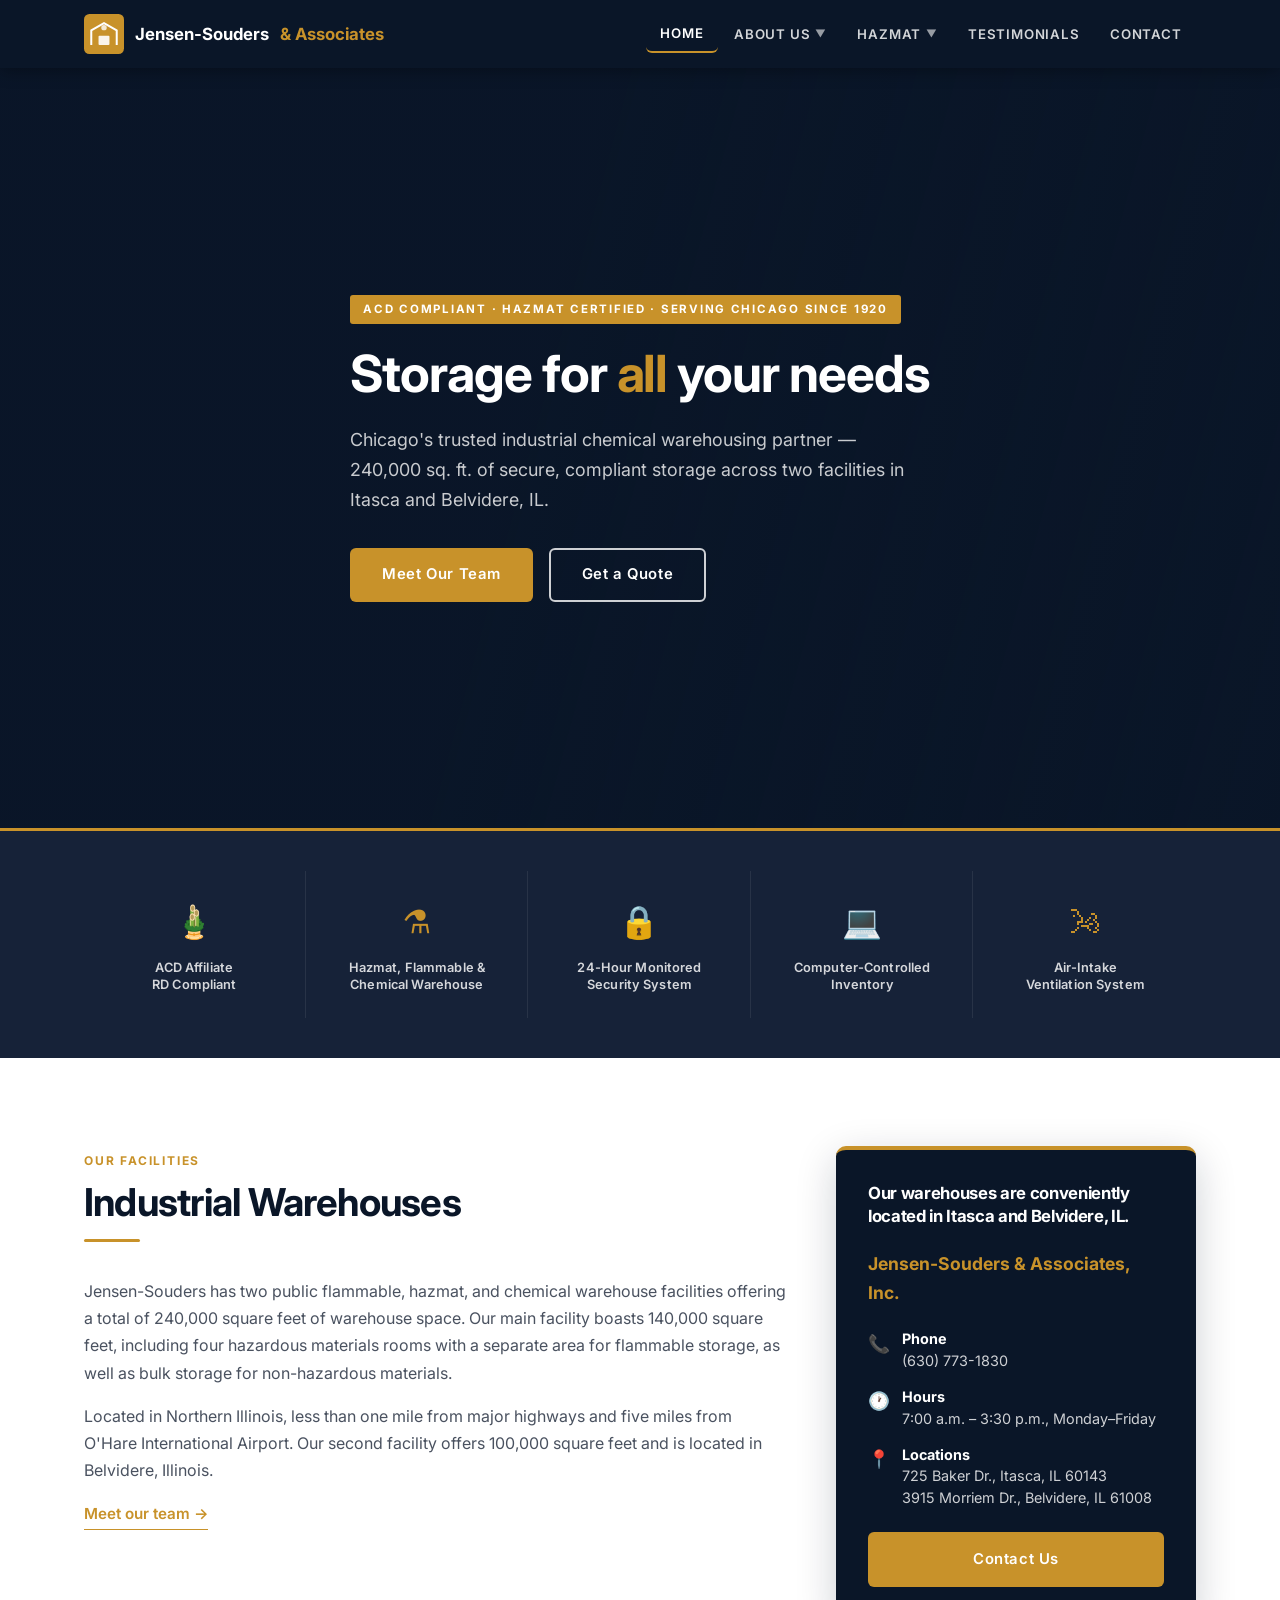
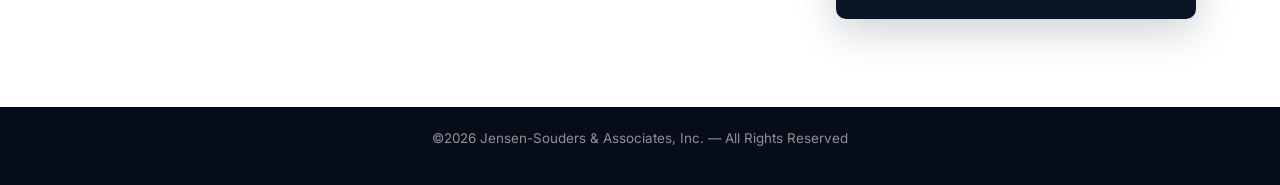
<file: index.html>
<!DOCTYPE html>
<html lang="en">
<head>
  <meta charset="UTF-8">
  <meta name="viewport" content="width=device-width, initial-scale=1.0">
  <title>Jensen-Souders &amp; Associates, Inc. | Chicago-Area Chemical Warehousing</title>
  <meta name="description" content="Jensen-Souders & Associates offers 240,000 sq. ft. of industrial, hazmat, and chemical warehousing near Chicago. ACD-compliant since 1920. Call (630) 773-1830.">
  <link rel="stylesheet" href="css/styles.css">
  <link href="https://fonts.googleapis.com/css2?family=Inter:wght@400;500;600;700;800&display=swap" rel="stylesheet">
</head>
<body>

<!-- NAVIGATION -->
<nav id="navbar">
  <div class="container nav-inner">
    <a href="index.html" class="nav-logo">
      <svg class="logo-icon" viewBox="0 0 44 44" fill="none">
        <rect width="44" height="44" rx="6" fill="#c8922a"/>
        <path d="M8 34V18l14-8 14 8v16" stroke="#fff" stroke-width="2.2" stroke-linejoin="round"/>
        <rect x="16" y="24" width="12" height="10" rx="1" fill="#fff" opacity=".9"/>
        <circle cx="22" cy="15" r="3" fill="#fff" opacity=".8"/>
      </svg>
      Jensen-Souders <span>&amp; Associates</span>
    </a>
    <button class="nav-toggle" aria-label="Toggle navigation" aria-expanded="false">
      <span></span><span></span><span></span>
    </button>
    <ul class="nav-links">
      <li><a href="index.html">Home</a></li>
      <li class="nav-has-dropdown">
        <a href="about.html" class="dropdown-trigger">About Us <span class="nav-caret">&#9660;</span></a>
        <ul class="dropdown-menu">
          <li><a href="shipping.html">Shipping</a></li>
          <li><a href="nacd-compliance.html">ACD Compliance</a></li>
          <li><a href="warehouse.html">Warehouse</a></li>
        </ul>
      </li>
      <li class="nav-has-dropdown">
        <a href="hazmat-warehouse.html" class="dropdown-trigger">Hazmat <span class="nav-caret">&#9660;</span></a>
        <ul class="dropdown-menu">
          <li><a href="sdstrax.html">SDSTrax</a></li>
        </ul>
      </li>
      <li><a href="testimonials.html">Testimonials</a></li>
      <li><a href="contact.html">Contact</a></li>
    </ul>
  </div>
</nav>

<!-- HERO — full-screen video background -->
<section class="hero hero-video">
  <!-- YouTube iframe scaled to cover viewport -->
  <div class="hero-video-wrap">
    <iframe
      id="hero-yt"
      src="https://www.youtube.com/embed/D2LSirppuwM?autoplay=1&mute=1&loop=1&playlist=D2LSirppuwM&controls=0&showinfo=0&rel=0&modestbranding=1&playsinline=1&enablejsapi=1"
      allow="autoplay; encrypted-media"
      allowfullscreen
      title="Jensen-Souders facility overview"
    ></iframe>
  </div>
  <div class="hero-overlay"></div>
  <div class="container">
    <div class="hero-content">
      <span class="hero-eyebrow">ACD Compliant &middot; Hazmat Certified &middot; Serving Chicago Since 1920</span>
      <h1>Storage for <em>all</em> your needs</h1>
      <p class="hero-lead">Chicago's trusted industrial chemical warehousing partner &mdash; 240,000 sq. ft. of secure, compliant storage across two facilities in Itasca and Belvidere, IL.</p>
      <div class="hero-buttons">
        <a href="about.html" class="btn btn-gold">Meet Our Team</a>
        <a href="contact.html" class="btn btn-outline-white">Get a Quote</a>
      </div>
    </div>
  </div>
</section>

<!-- FEATURE STRIP -->
<div class="feature-strip">
  <div class="container">
    <div class="feature-strip-grid">
      <div class="feature-item">
        <a href="nacd-compliance.html">
          <div class="feature-icon">&#127885;</div>
          <span class="feature-label">ACD Affiliate<br>RD Compliant</span>
        </a>
      </div>
      <div class="feature-item">
        <a href="hazmat-warehouse.html">
          <div class="feature-icon">&#9879;&#65039;</div>
          <span class="feature-label">Hazmat, Flammable &amp;<br>Chemical Warehouse</span>
        </a>
      </div>
      <div class="feature-item">
        <a href="warehouse.html">
          <div class="feature-icon">&#128274;</div>
          <span class="feature-label">24-Hour Monitored<br>Security System</span>
        </a>
      </div>
      <div class="feature-item">
        <a href="sdstrax.html">
          <div class="feature-icon">&#128187;</div>
          <span class="feature-label">Computer-Controlled<br>Inventory</span>
        </a>
      </div>
      <div class="feature-item">
        <a href="warehouse.html">
          <div class="feature-icon">&#127788;</div>
          <span class="feature-label">Air-Intake<br>Ventilation System</span>
        </a>
      </div>
    </div>
  </div>
</div>

<!-- MAIN CONTENT -->
<section class="section-pad">
  <div class="container">
    <div class="home-split">

      <div class="home-main fade-up">
        <span class="eyebrow">Our Facilities</span>
        <h2>Industrial Warehouses</h2>
        <div class="divider divider-left"></div>
        <p>Jensen-Souders has two public flammable, hazmat, and chemical warehouse facilities offering a total of 240,000 square feet of warehouse space. Our main facility boasts 140,000 square feet, including four hazardous materials rooms with a separate area for flammable storage, as well as bulk storage for non-hazardous materials.</p>
        <p>Located in Northern Illinois, less than one mile from major highways and five miles from O'Hare International Airport. Our second facility offers 100,000 square feet and is located in Belvidere, Illinois.</p>
        <a href="about.html" class="cta-link">Meet our team &rarr;</a>
      </div>

      <div class="fade-up">
        <div class="sidebar-card">
          <h3>Our warehouses are conveniently located in Itasca and Belvidere, IL.</h3>
          <div class="company-name">Jensen-Souders &amp; Associates, Inc.</div>
          <div class="sidebar-detail">
            <span class="icon">&#128222;</span>
            <span><strong style="color:#fff;display:block">Phone</strong>(630) 773-1830</span>
          </div>
          <div class="sidebar-detail">
            <span class="icon">&#128336;</span>
            <span><strong style="color:#fff;display:block">Hours</strong>7:00 a.m. &ndash; 3:30 p.m., Monday&ndash;Friday</span>
          </div>
          <div class="sidebar-detail">
            <span class="icon">&#128205;</span>
            <span><strong style="color:#fff;display:block">Locations</strong>725 Baker Dr., Itasca, IL 60143<br>3915 Morriem Dr., Belvidere, IL 61008</span>
          </div>
          <a href="contact.html" class="btn btn-gold" style="display:block;text-align:center;margin-top:1.5rem">Contact Us</a>
        </div>
      </div>

    </div>
  </div>
</section>

<!-- FOOTER -->
<footer>
  <div class="container">
    <p class="footer-copy">&copy;<span id="yr"></span> Jensen-Souders &amp; Associates, Inc. &mdash; All Rights Reserved</p>
  </div>
</footer>

<button id="back-to-top" aria-label="Back to top">&#8679;</button>
<script src="js/main.js"></script>
<script>document.getElementById('yr').textContent = new Date().getFullYear();</script>
</body>
</html>
</file>
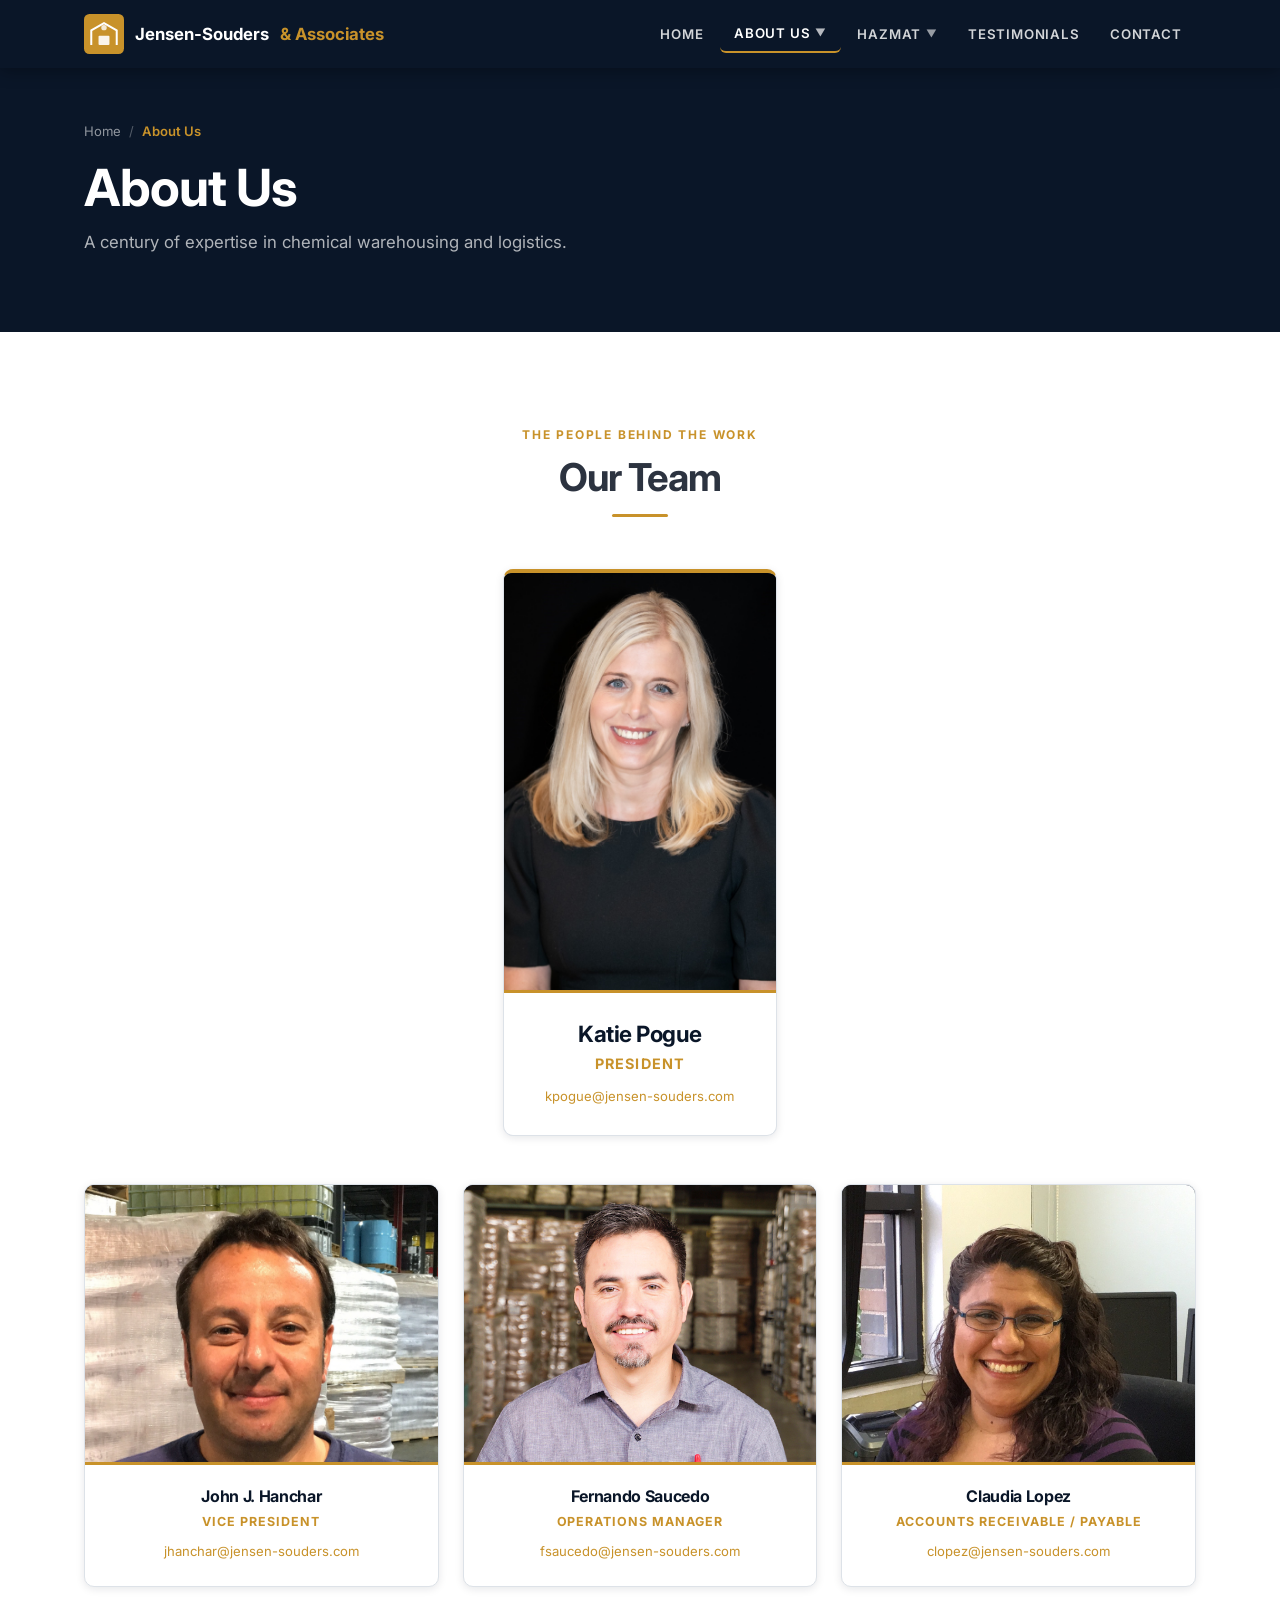
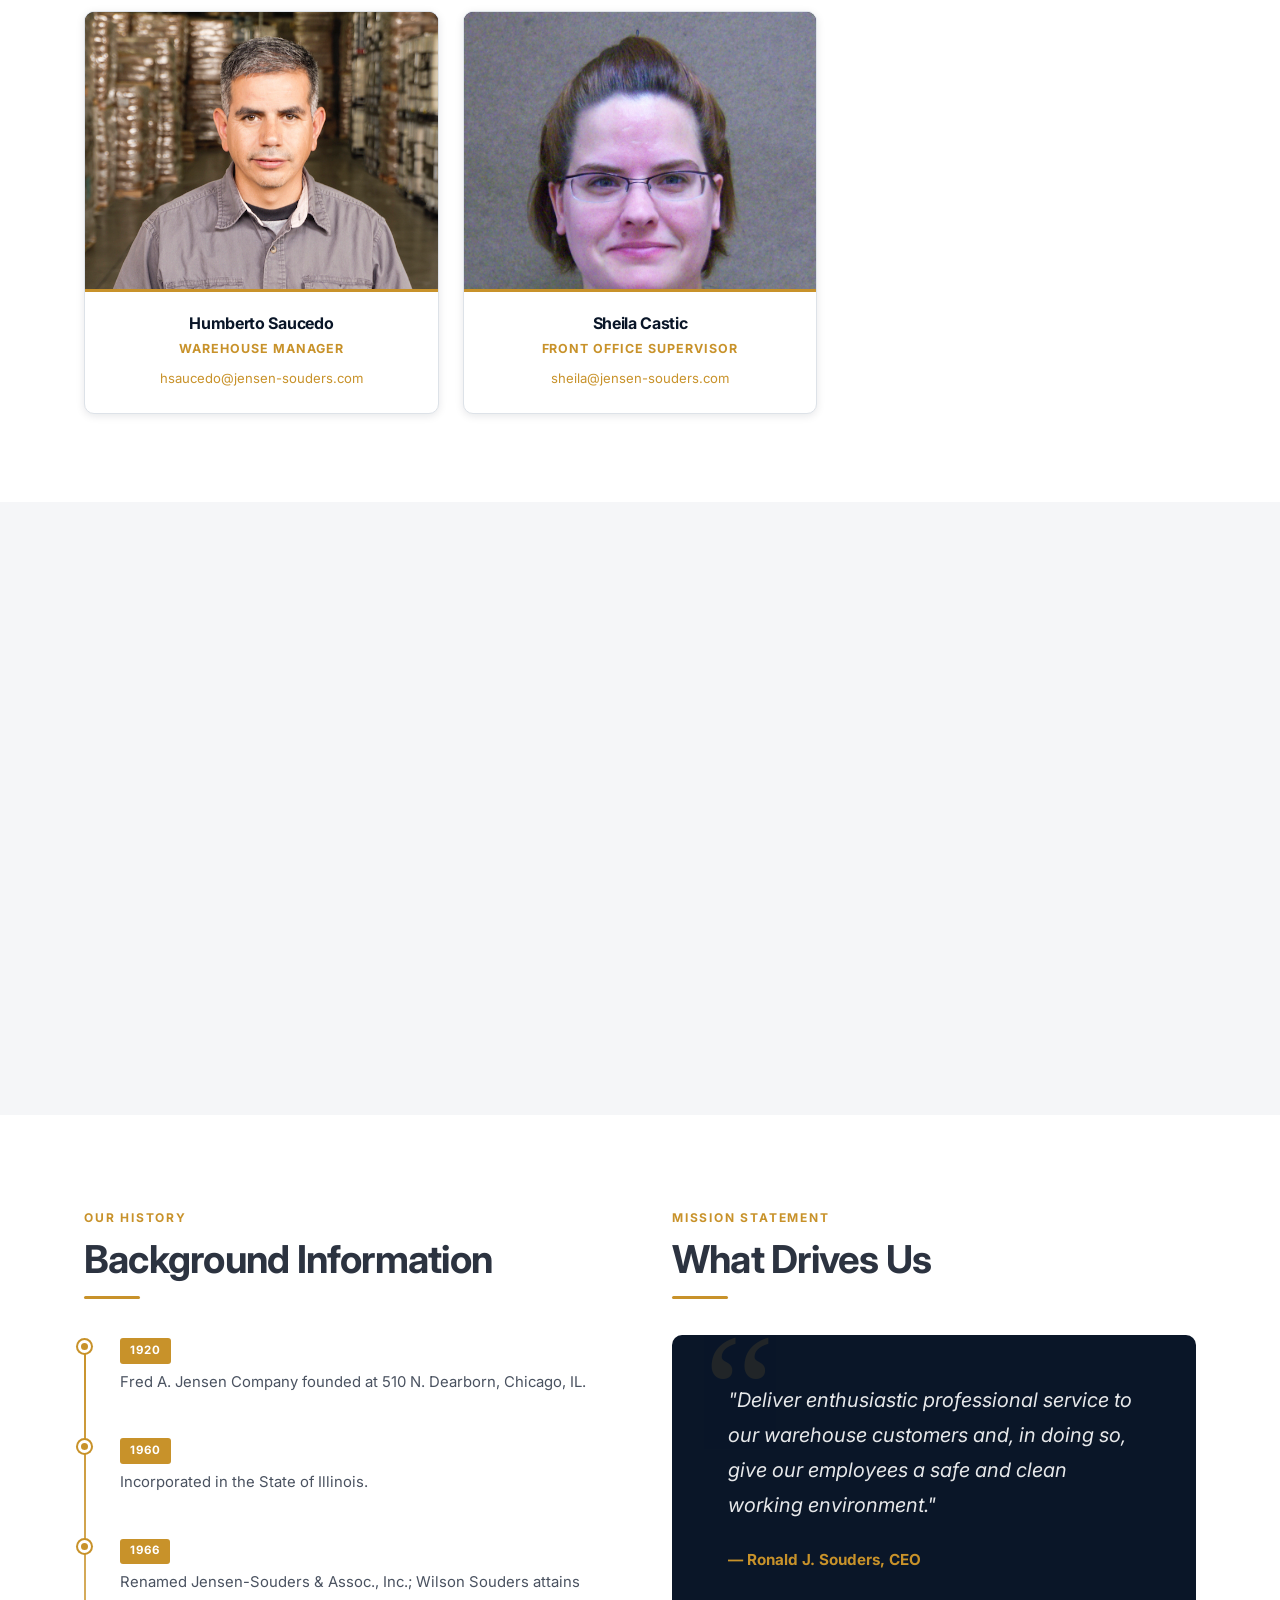
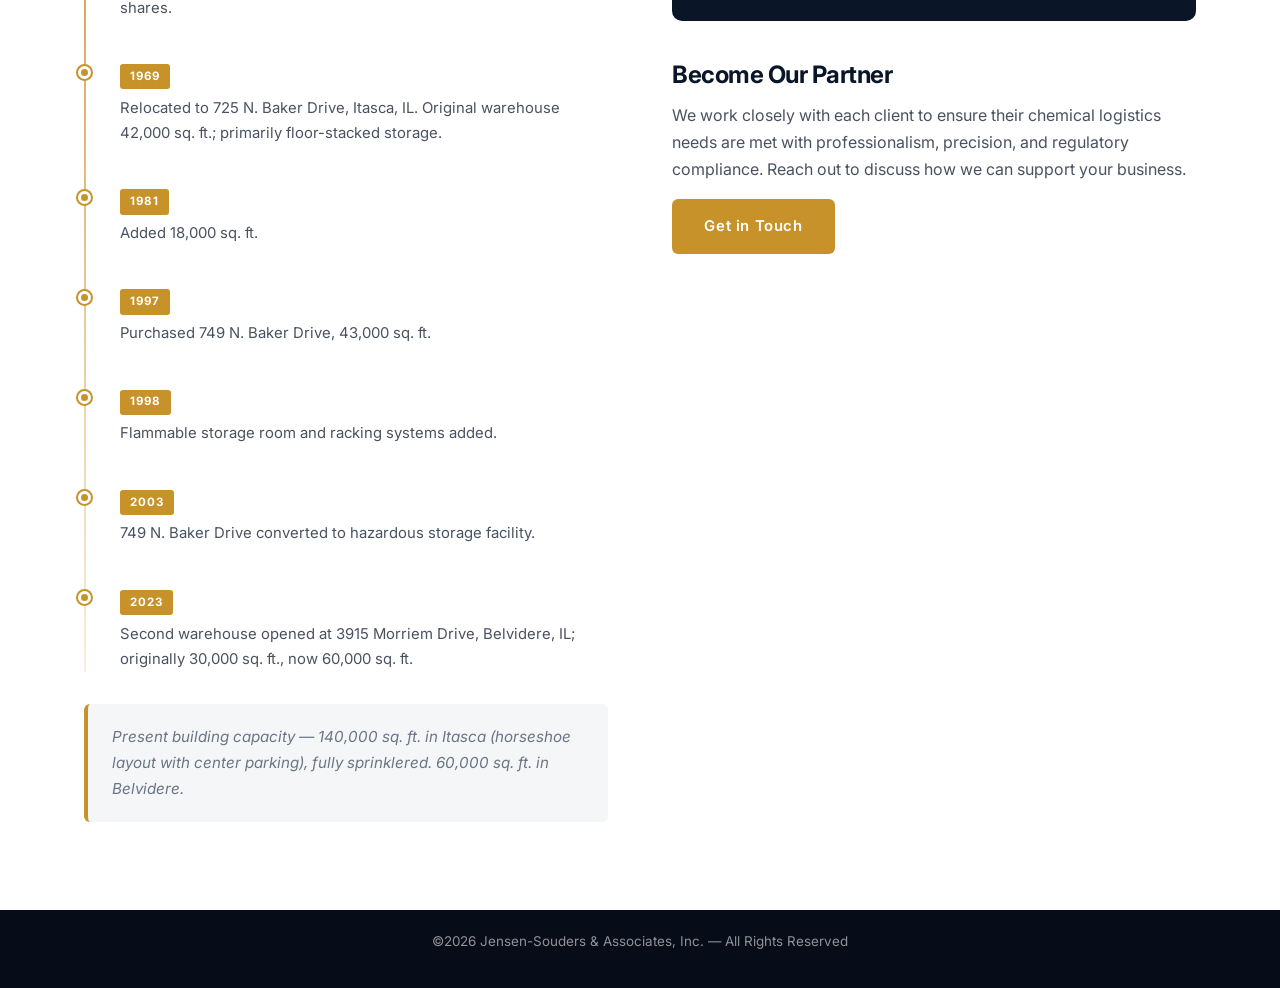
<file: about.html>
<!DOCTYPE html>
<html lang="en">
<head>
  <meta charset="UTF-8">
  <meta name="viewport" content="width=device-width, initial-scale=1.0">
  <title>About Us | Jensen-Souders &amp; Associates, Inc.</title>
  <meta name="description" content="Learn about Jensen-Souders & Associates — our team, history dating to 1920, mission, and commitment to ACD Responsible Distribution.">
  <link rel="stylesheet" href="css/styles.css">
  <link href="https://fonts.googleapis.com/css2?family=Inter:wght@400;500;600;700;800&display=swap" rel="stylesheet">
</head>
<body>

<!-- NAVIGATION -->
<nav id="navbar">
  <div class="container nav-inner">
    <a href="index.html" class="nav-logo">
      <svg class="logo-icon" viewBox="0 0 44 44" fill="none">
        <rect width="44" height="44" rx="6" fill="#c8922a"/>
        <path d="M8 34V18l14-8 14 8v16" stroke="#fff" stroke-width="2.2" stroke-linejoin="round"/>
        <rect x="16" y="24" width="12" height="10" rx="1" fill="#fff" opacity=".9"/>
        <circle cx="22" cy="15" r="3" fill="#fff" opacity=".8"/>
      </svg>
      Jensen-Souders <span>&amp; Associates</span>
    </a>
    <button class="nav-toggle" aria-label="Toggle navigation" aria-expanded="false">
      <span></span><span></span><span></span>
    </button>
    <ul class="nav-links">
      <li><a href="index.html">Home</a></li>
      <li class="nav-has-dropdown">
        <a href="about.html" class="dropdown-trigger active">About Us <span class="nav-caret">&#9660;</span></a>
        <ul class="dropdown-menu">
          <li><a href="shipping.html">Shipping</a></li>
          <li><a href="nacd-compliance.html">ACD Compliance</a></li>
          <li><a href="warehouse.html">Warehouse</a></li>
        </ul>
      </li>
      <li class="nav-has-dropdown">
        <a href="hazmat-warehouse.html" class="dropdown-trigger">Hazmat <span class="nav-caret">&#9660;</span></a>
        <ul class="dropdown-menu">
          <li><a href="sdstrax.html">SDSTrax</a></li>
        </ul>
      </li>
      <li><a href="testimonials.html">Testimonials</a></li>
      <li><a href="contact.html">Contact</a></li>
    </ul>
  </div>
</nav>

<!-- PAGE HERO -->
<div class="page-hero">
  <div class="page-hero-bg"></div>
  <div class="container">
    <div class="breadcrumb">
      <a href="index.html">Home</a><span class="sep">/</span><span class="cur">About Us</span>
    </div>
    <h1>About Us</h1>
    <p class="page-sub">A century of expertise in chemical warehousing and logistics.</p>
  </div>
</div>

<!-- OUR TEAM -->
<section class="section-pad">
  <div class="container">
    <div class="section-header centered fade-up">
      <span class="eyebrow">The People Behind the Work</span>
      <h2>Our Team</h2>
      <div class="divider"></div>
    </div>

    <!-- Featured: President -->
    <div class="team-wrapper fade-up">
      <div class="team-card team-card-featured">
        <div class="team-avatar">
          <img src="images/katie-pogue.jpg" alt="Katie Pogue" onerror="this.style.display='none';this.nextElementSibling.style.display='flex'">
          <span class="team-initials" style="display:none">KP</span>
        </div>
        <div class="team-info">
          <h3>Katie Pogue</h3>
          <div class="role">President</div>
          <div class="email"><a href="mailto:kpogue@jensen-souders.com">kpogue@jensen-souders.com</a></div>
        </div>
      </div>
    </div>

    <!-- Team Grid -->
    <div class="team-grid fade-up">
      <div class="team-card">
        <div class="team-avatar">
          <img src="images/john-hanchar.jpg" alt="John J. Hanchar" onerror="this.style.display='none';this.nextElementSibling.style.display='flex'">
          <span class="team-initials" style="display:none">JH</span>
        </div>
        <div class="team-info">
          <h3>John J. Hanchar</h3>
          <div class="role">Vice President</div>
          <div class="email"><a href="mailto:jhanchar@jensen-souders.com">jhanchar@jensen-souders.com</a></div>
        </div>
      </div>
      <div class="team-card">
        <div class="team-avatar">
          <img src="images/fernando-saucedo.jpg" alt="Fernando Saucedo" onerror="this.style.display='none';this.nextElementSibling.style.display='flex'">
          <span class="team-initials" style="display:none">FS</span>
        </div>
        <div class="team-info">
          <h3>Fernando Saucedo</h3>
          <div class="role">Operations Manager</div>
          <div class="email"><a href="mailto:fsaucedo@jensen-souders.com">fsaucedo@jensen-souders.com</a></div>
        </div>
      </div>
      <div class="team-card">
        <div class="team-avatar">
          <img src="images/claudia-lopez.jpg" alt="Claudia Lopez" onerror="this.style.display='none';this.nextElementSibling.style.display='flex'">
          <span class="team-initials" style="display:none">CL</span>
        </div>
        <div class="team-info">
          <h3>Claudia Lopez</h3>
          <div class="role">Accounts Receivable / Payable</div>
          <div class="email"><a href="mailto:clopez@jensen-souders.com">clopez@jensen-souders.com</a></div>
        </div>
      </div>
      <div class="team-card">
        <div class="team-avatar">
          <img src="images/humberto-saucedo.jpg" alt="Humberto Saucedo" onerror="this.style.display='none';this.nextElementSibling.style.display='flex'">
          <span class="team-initials" style="display:none">HS</span>
        </div>
        <div class="team-info">
          <h3>Humberto Saucedo</h3>
          <div class="role">Warehouse Manager</div>
          <div class="email"><a href="mailto:hsaucedo@jensen-souders.com">hsaucedo@jensen-souders.com</a></div>
        </div>
      </div>
      <div class="team-card">
        <div class="team-avatar">
          <img src="images/sheila-castic.jpg" alt="Sheila Castic" onerror="this.style.display='none';this.nextElementSibling.style.display='flex'">
          <span class="team-initials" style="display:none">SC</span>
        </div>
        <div class="team-info">
          <h3>Sheila Castic</h3>
          <div class="role">Front Office Supervisor</div>
          <div class="email"><a href="mailto:sheila@jensen-souders.com">sheila@jensen-souders.com</a></div>
        </div>
      </div>
    </div>
  </div>
</section>

<!-- COMPANY SUMMARY + VIDEO -->
<section class="section-pad bg-light">
  <div class="container">
    <div style="display:grid;grid-template-columns:1fr 1fr;gap:3.5rem;align-items:start">
      <div class="fade-up">
        <span class="eyebrow">Who We Are</span>
        <h2>Over a Century of Expertise</h2>
        <div class="divider divider-left"></div>
        <p>We provide warehousing services for chemicals, rubber products, and other miscellaneous products. Services include storage, inventory control, and direct shipment to your customers from our warehouse. We have trained personnel for hazardous as well as non-hazardous material.</p>
        <p>We follow the guidelines of ACD Responsible Distribution Process (RDP), similar to ISO 9000 standards. Jensen-Souders is a charter member of the ACD Affiliate program and has been a chemical handling facility for over 80 years, both as a distributor and as a public warehouse.</p>
      </div>
      <div class="fade-up">
        <div class="video-wrapper">
          <iframe src="https://www.youtube.com/embed/D2LSirppuwM" title="Jensen-Souders & Associates" allowfullscreen></iframe>
        </div>
      </div>
    </div>
  </div>
</section>

<!-- BACKGROUND / TIMELINE -->
<section class="section-pad">
  <div class="container">
    <div style="display:grid;grid-template-columns:1fr 1fr;gap:4rem;align-items:start">
      <div class="fade-up">
        <span class="eyebrow">Our History</span>
        <h2>Background Information</h2>
        <div class="divider divider-left"></div>
        <div class="timeline">
          <div class="timeline-item">
            <div class="timeline-dot"></div>
            <span class="timeline-year">1920</span>
            <p>Fred A. Jensen Company founded at 510 N. Dearborn, Chicago, IL.</p>
          </div>
          <div class="timeline-item">
            <div class="timeline-dot"></div>
            <span class="timeline-year">1960</span>
            <p>Incorporated in the State of Illinois.</p>
          </div>
          <div class="timeline-item">
            <div class="timeline-dot"></div>
            <span class="timeline-year">1966</span>
            <p>Renamed Jensen-Souders &amp; Assoc., Inc.; Wilson Souders attains shares.</p>
          </div>
          <div class="timeline-item">
            <div class="timeline-dot"></div>
            <span class="timeline-year">1969</span>
            <p>Relocated to 725 N. Baker Drive, Itasca, IL. Original warehouse 42,000 sq. ft.; primarily floor-stacked storage.</p>
          </div>
          <div class="timeline-item">
            <div class="timeline-dot"></div>
            <span class="timeline-year">1981</span>
            <p>Added 18,000 sq. ft.</p>
          </div>
          <div class="timeline-item">
            <div class="timeline-dot"></div>
            <span class="timeline-year">1997</span>
            <p>Purchased 749 N. Baker Drive, 43,000 sq. ft.</p>
          </div>
          <div class="timeline-item">
            <div class="timeline-dot"></div>
            <span class="timeline-year">1998</span>
            <p>Flammable storage room and racking systems added.</p>
          </div>
          <div class="timeline-item">
            <div class="timeline-dot"></div>
            <span class="timeline-year">2003</span>
            <p>749 N. Baker Drive converted to hazardous storage facility.</p>
          </div>
          <div class="timeline-item">
            <div class="timeline-dot"></div>
            <span class="timeline-year">2023</span>
            <p>Second warehouse opened at 3915 Morriem Drive, Belvidere, IL; originally 30,000 sq. ft., now 60,000 sq. ft.</p>
          </div>
        </div>
        <div class="timeline-note">
          Present building capacity &mdash; 140,000 sq. ft. in Itasca (horseshoe layout with center parking), fully sprinklered. 60,000 sq. ft. in Belvidere.
        </div>
      </div>

      <!-- Mission Statement -->
      <div class="fade-up">
        <span class="eyebrow">Mission Statement</span>
        <h2>What Drives Us</h2>
        <div class="divider divider-left"></div>
        <div class="mission-block">
          <blockquote>
            "Deliver enthusiastic professional service to our warehouse customers and, in doing so, give our employees a safe and clean working environment."
          </blockquote>
          <div class="mission-attr">&mdash; Ronald J. Souders, CEO</div>
        </div>
        <div style="margin-top:2.5rem">
          <h3 style="color:var(--navy);margin-bottom:.75rem">Become Our Partner</h3>
          <p>We work closely with each client to ensure their chemical logistics needs are met with professionalism, precision, and regulatory compliance. Reach out to discuss how we can support your business.</p>
          <a href="contact.html" class="btn btn-gold">Get in Touch</a>
        </div>
      </div>
    </div>
  </div>
</section>

<!-- FOOTER -->
<footer>
  <div class="container">
    <p class="footer-copy">&copy;<span id="yr"></span> Jensen-Souders &amp; Associates, Inc. &mdash; All Rights Reserved</p>
  </div>
</footer>

<button id="back-to-top" aria-label="Back to top">&#8679;</button>
<script src="js/main.js"></script>
<script>document.getElementById('yr').textContent = new Date().getFullYear();</script>
</body>
</html>
</file>
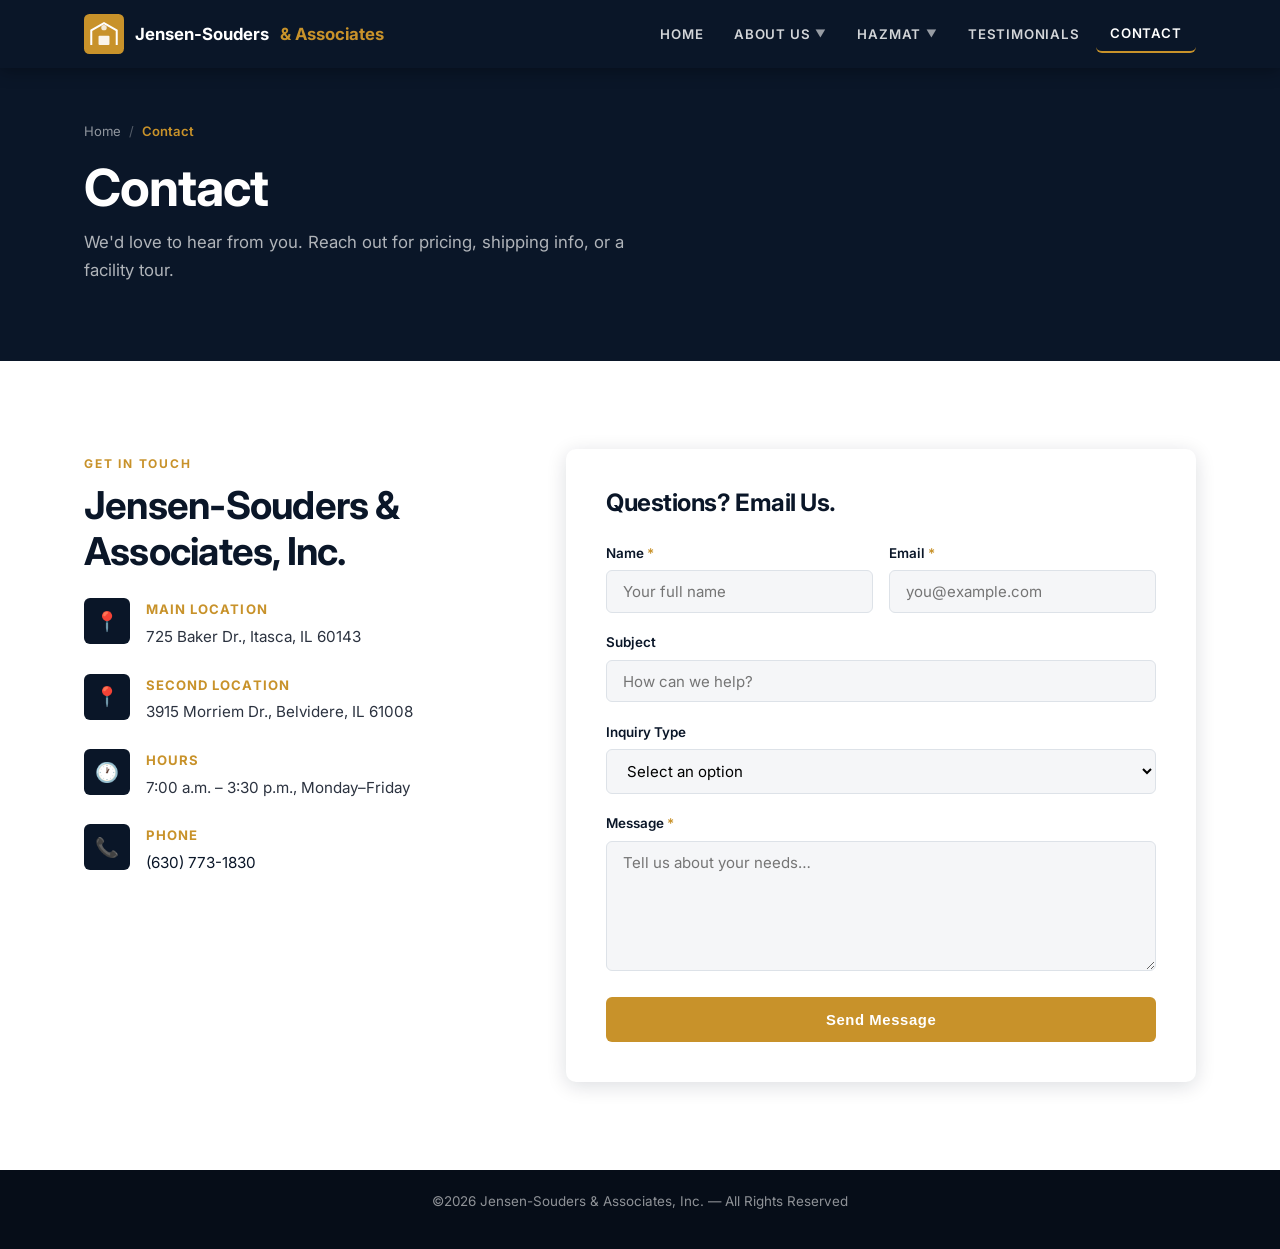
<file: contact.html>
<!DOCTYPE html>
<html lang="en">
<head>
  <meta charset="UTF-8">
  <meta name="viewport" content="width=device-width, initial-scale=1.0">
  <title>Contact | Jensen-Souders &amp; Associates, Inc.</title>
  <meta name="description" content="Contact Jensen-Souders & Associates for pricing, shipping info, or general inquiries. Located in Itasca and Belvidere, IL. Call (630) 773-1830.">
  <link rel="stylesheet" href="css/styles.css">
  <link href="https://fonts.googleapis.com/css2?family=Inter:wght@400;500;600;700;800&display=swap" rel="stylesheet">
</head>
<body>

<!-- NAVIGATION -->
<nav id="navbar">
  <div class="container nav-inner">
    <a href="index.html" class="nav-logo">
      <svg class="logo-icon" viewBox="0 0 44 44" fill="none">
        <rect width="44" height="44" rx="6" fill="#c8922a"/>
        <path d="M8 34V18l14-8 14 8v16" stroke="#fff" stroke-width="2.2" stroke-linejoin="round"/>
        <rect x="16" y="24" width="12" height="10" rx="1" fill="#fff" opacity=".9"/>
        <circle cx="22" cy="15" r="3" fill="#fff" opacity=".8"/>
      </svg>
      Jensen-Souders <span>&amp; Associates</span>
    </a>
    <button class="nav-toggle" aria-label="Toggle navigation" aria-expanded="false">
      <span></span><span></span><span></span>
    </button>
    <ul class="nav-links">
      <li><a href="index.html">Home</a></li>
      <li class="nav-has-dropdown">
        <a href="about.html" class="dropdown-trigger">About Us <span class="nav-caret">&#9660;</span></a>
        <ul class="dropdown-menu">
          <li><a href="shipping.html">Shipping</a></li>
          <li><a href="nacd-compliance.html">ACD Compliance</a></li>
          <li><a href="warehouse.html">Warehouse</a></li>
        </ul>
      </li>
      <li class="nav-has-dropdown">
        <a href="hazmat-warehouse.html" class="dropdown-trigger">Hazmat <span class="nav-caret">&#9660;</span></a>
        <ul class="dropdown-menu">
          <li><a href="sdstrax.html">SDSTrax</a></li>
        </ul>
      </li>
      <li><a href="testimonials.html">Testimonials</a></li>
      <li><a href="contact.html" class="active">Contact</a></li>
    </ul>
  </div>
</nav>

<!-- PAGE HERO -->
<div class="page-hero">
  <div class="page-hero-bg"></div>
  <div class="container">
    <div class="breadcrumb">
      <a href="index.html">Home</a><span class="sep">/</span>
      <span class="cur">Contact</span>
    </div>
    <h1>Contact</h1>
    <p class="page-sub">We'd love to hear from you. Reach out for pricing, shipping info, or a facility tour.</p>
  </div>
</div>

<!-- CONTACT -->
<section class="section-pad">
  <div class="container">
    <div class="contact-grid">

      <!-- Info -->
      <div class="fade-up">
        <span class="eyebrow">Get in Touch</span>
        <h2 style="color:var(--navy);margin-bottom:1.5rem">Jensen-Souders &amp; Associates, Inc.</h2>

        <div class="contact-info-item">
          <div class="ci-icon">&#128205;</div>
          <div>
            <div class="ci-label">Main Location</div>
            <div class="ci-value">725 Baker Dr., Itasca, IL 60143</div>
          </div>
        </div>
        <div class="contact-info-item">
          <div class="ci-icon">&#128205;</div>
          <div>
            <div class="ci-label">Second Location</div>
            <div class="ci-value">3915 Morriem Dr., Belvidere, IL 61008</div>
          </div>
        </div>
        <div class="contact-info-item">
          <div class="ci-icon">&#128336;</div>
          <div>
            <div class="ci-label">Hours</div>
            <div class="ci-value">7:00 a.m. &ndash; 3:30 p.m., Monday&ndash;Friday</div>
          </div>
        </div>
        <div class="contact-info-item">
          <div class="ci-icon">&#128222;</div>
          <div>
            <div class="ci-label">Phone</div>
            <div class="ci-value"><a href="tel:6307731830" style="color:var(--navy)">(630) 773-1830</a></div>
          </div>
        </div>
      </div>

      <!-- Form -->
      <div class="fade-up">
        <div class="form-card">
          <h3>Questions? Email Us.</h3>
          <form id="contact-form" novalidate>
            <div class="form-row">
              <div class="form-group">
                <label for="name">Name <span style="color:var(--gold)">*</span></label>
                <input type="text" id="name" name="name" required placeholder="Your full name">
              </div>
              <div class="form-group">
                <label for="email">Email <span style="color:var(--gold)">*</span></label>
                <input type="email" id="email" name="email" required placeholder="you@example.com">
              </div>
            </div>
            <div class="form-group">
              <label for="subject">Subject</label>
              <input type="text" id="subject" name="subject" placeholder="How can we help?">
            </div>
            <div class="form-group">
              <label for="inquiry">Inquiry Type</label>
              <select id="inquiry" name="inquiry">
                <option value="">Select an option</option>
                <option value="price-quotes">Price Quotes</option>
                <option value="shipping-info">Shipping Info</option>
                <option value="general-info">General Info</option>
              </select>
            </div>
            <div class="form-group">
              <label for="message">Message <span style="color:var(--gold)">*</span></label>
              <textarea id="message" name="message" required placeholder="Tell us about your needs&hellip;"></textarea>
            </div>
            <button type="submit" class="btn btn-gold" style="width:100%">Send Message</button>
            <div id="form-success" class="form-success">
              &#10003; Thank you! Your message has been sent. We'll be in touch shortly.
            </div>
          </form>
        </div>
      </div>

    </div>
  </div>
</section>

<!-- FOOTER -->
<footer>
  <div class="container">
    <p class="footer-copy">&copy;<span id="yr"></span> Jensen-Souders &amp; Associates, Inc. &mdash; All Rights Reserved</p>
  </div>
</footer>

<button id="back-to-top" aria-label="Back to top">&#8679;</button>
<script src="js/main.js"></script>
<script>document.getElementById('yr').textContent = new Date().getFullYear();</script>
</body>
</html>
</file>
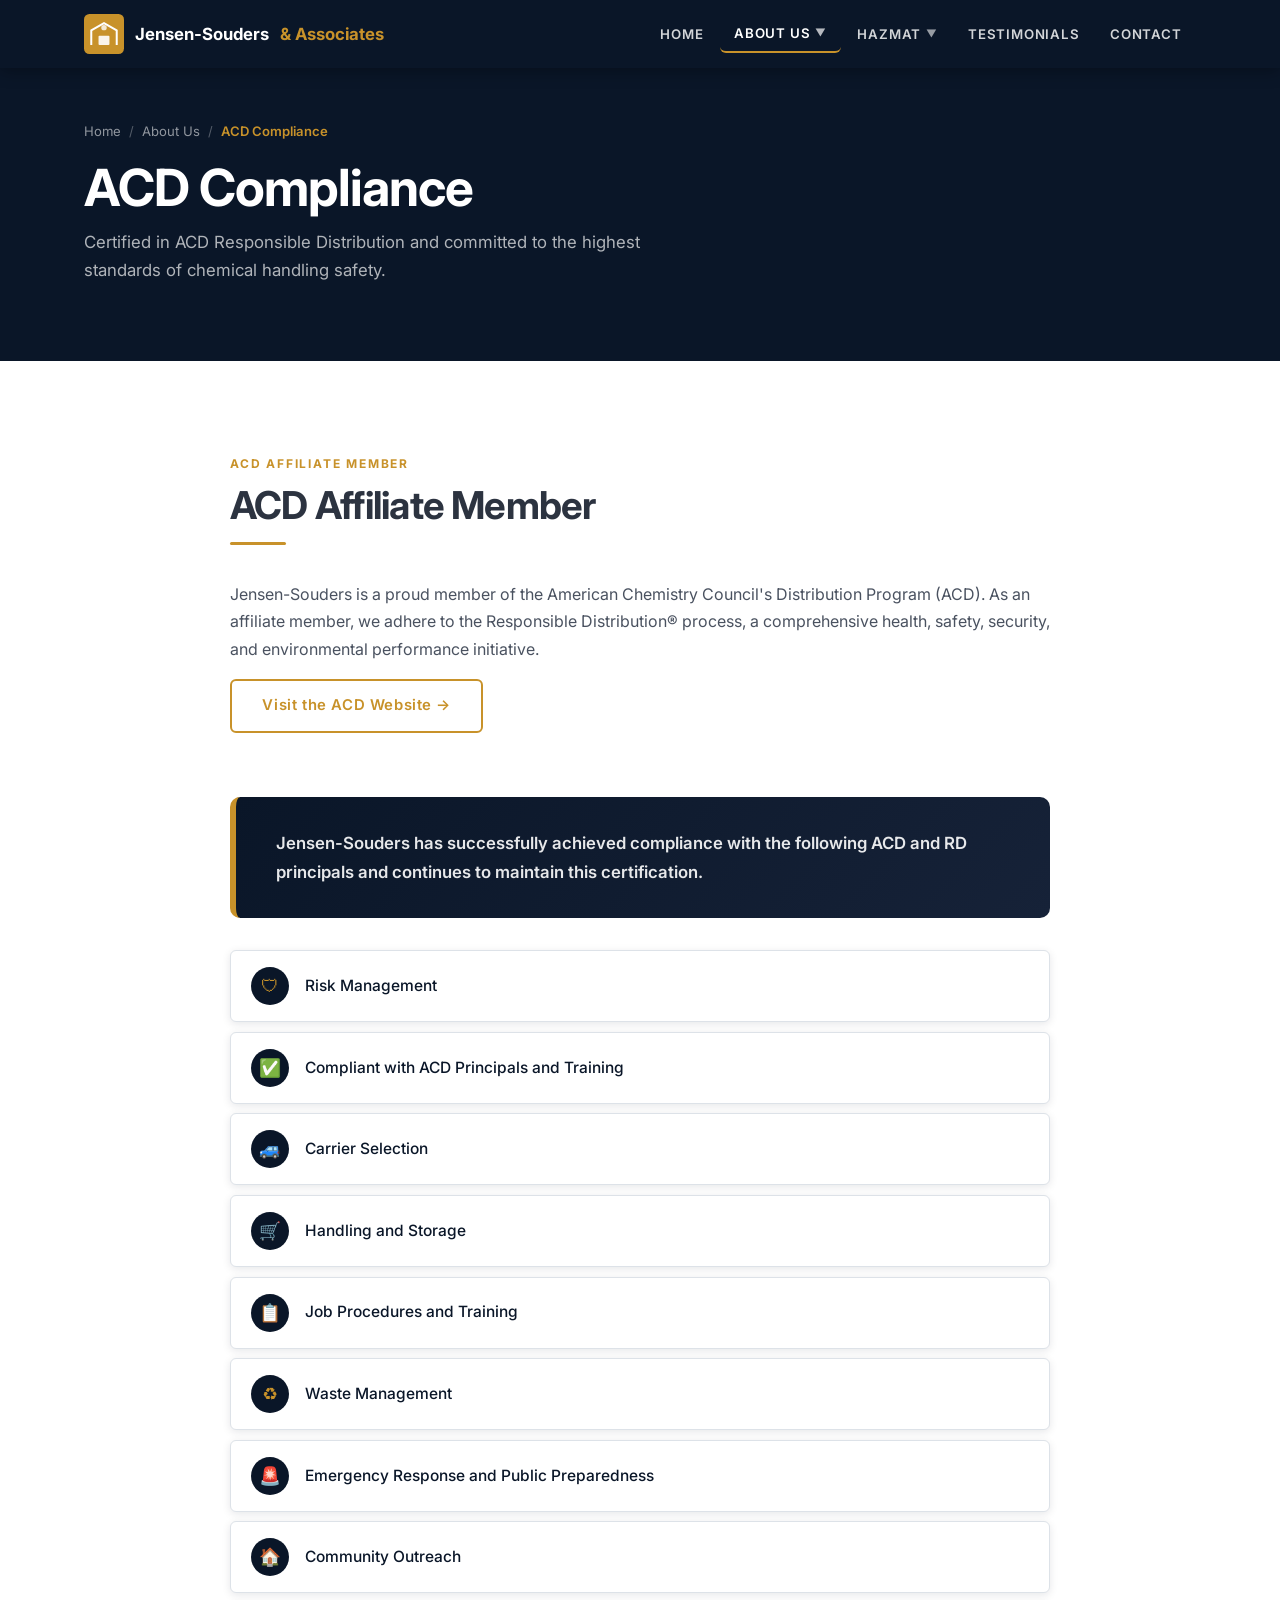
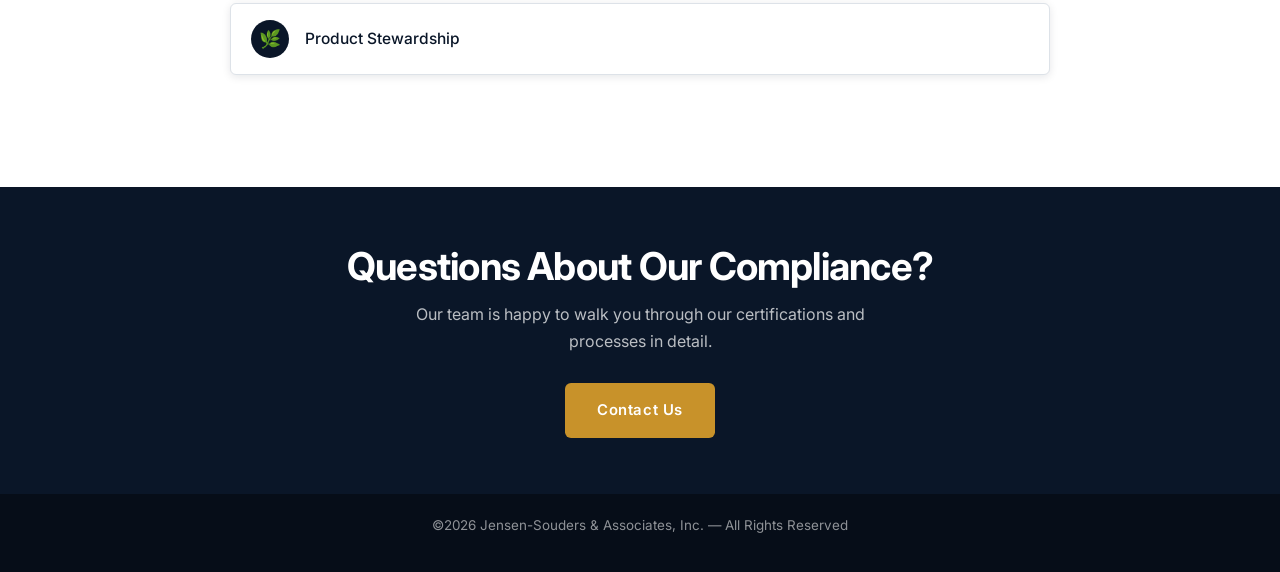
<file: nacd-compliance.html>
<!DOCTYPE html>
<html lang="en">
<head>
  <meta charset="UTF-8">
  <meta name="viewport" content="width=device-width, initial-scale=1.0">
  <title>ACD Compliance | Jensen-Souders &amp; Associates, Inc.</title>
  <meta name="description" content="Jensen-Souders is an ACD Affiliate Member, certified in Responsible Distribution and compliant with ACD principals including risk management, hazmat handling, and emergency response.">
  <link rel="stylesheet" href="css/styles.css">
  <link href="https://fonts.googleapis.com/css2?family=Inter:wght@400;500;600;700;800&display=swap" rel="stylesheet">
</head>
<body>

<!-- NAVIGATION -->
<nav id="navbar">
  <div class="container nav-inner">
    <a href="index.html" class="nav-logo">
      <svg class="logo-icon" viewBox="0 0 44 44" fill="none">
        <rect width="44" height="44" rx="6" fill="#c8922a"/>
        <path d="M8 34V18l14-8 14 8v16" stroke="#fff" stroke-width="2.2" stroke-linejoin="round"/>
        <rect x="16" y="24" width="12" height="10" rx="1" fill="#fff" opacity=".9"/>
        <circle cx="22" cy="15" r="3" fill="#fff" opacity=".8"/>
      </svg>
      Jensen-Souders <span>&amp; Associates</span>
    </a>
    <button class="nav-toggle" aria-label="Toggle navigation" aria-expanded="false">
      <span></span><span></span><span></span>
    </button>
    <ul class="nav-links">
      <li><a href="index.html">Home</a></li>
      <li class="nav-has-dropdown">
        <a href="about.html" class="dropdown-trigger active">About Us <span class="nav-caret">&#9660;</span></a>
        <ul class="dropdown-menu">
          <li><a href="shipping.html">Shipping</a></li>
          <li><a href="nacd-compliance.html">ACD Compliance</a></li>
          <li><a href="warehouse.html">Warehouse</a></li>
        </ul>
      </li>
      <li class="nav-has-dropdown">
        <a href="hazmat-warehouse.html" class="dropdown-trigger">Hazmat <span class="nav-caret">&#9660;</span></a>
        <ul class="dropdown-menu">
          <li><a href="sdstrax.html">SDSTrax</a></li>
        </ul>
      </li>
      <li><a href="testimonials.html">Testimonials</a></li>
      <li><a href="contact.html">Contact</a></li>
    </ul>
  </div>
</nav>

<!-- PAGE HERO -->
<div class="page-hero">
  <div class="page-hero-bg"></div>
  <div class="container">
    <div class="breadcrumb">
      <a href="index.html">Home</a><span class="sep">/</span>
      <a href="about.html">About Us</a><span class="sep">/</span>
      <span class="cur">ACD Compliance</span>
    </div>
    <h1>ACD Compliance</h1>
    <p class="page-sub">Certified in ACD Responsible Distribution and committed to the highest standards of chemical handling safety.</p>
  </div>
</div>

<!-- MAIN CONTENT -->
<section class="section-pad">
  <div class="container">
    <div style="max-width:820px;margin:0 auto">
      <div class="fade-up">
        <span class="eyebrow">ACD Affiliate Member</span>
        <h2>ACD Affiliate Member</h2>
        <div class="divider divider-left"></div>
        <p>Jensen-Souders is a proud member of the American Chemistry Council's Distribution Program (ACD). As an affiliate member, we adhere to the Responsible Distribution&#174; process, a comprehensive health, safety, security, and environmental performance initiative.</p>
        <a href="http://www.nacd.com/" target="_blank" rel="noopener" class="btn btn-outline-gold" style="margin-bottom:2rem">Visit the ACD Website &rarr;</a>
      </div>

      <div class="callout-banner fade-up">
        <p>Jensen-Souders has successfully achieved compliance with the following ACD and RD principals and continues to maintain this certification.</p>
      </div>

      <ul class="compliance-list fade-up">
        <li>
          <div class="cl-icon">&#128737;</div>
          Risk Management
        </li>
        <li>
          <div class="cl-icon">&#9989;</div>
          Compliant with ACD Principals and Training
        </li>
        <li>
          <div class="cl-icon">&#128665;</div>
          Carrier Selection
        </li>
        <li>
          <div class="cl-icon">&#128722;</div>
          Handling and Storage
        </li>
        <li>
          <div class="cl-icon">&#128203;</div>
          Job Procedures and Training
        </li>
        <li>
          <div class="cl-icon">&#9851;&#65039;</div>
          Waste Management
        </li>
        <li>
          <div class="cl-icon">&#128680;</div>
          Emergency Response and Public Preparedness
        </li>
        <li>
          <div class="cl-icon">&#127968;</div>
          Community Outreach
        </li>
        <li>
          <div class="cl-icon">&#127807;</div>
          Product Stewardship
        </li>
      </ul>
    </div>
  </div>
</section>

<!-- CTA -->
<section class="section-pad-sm bg-navy">
  <div class="container text-center">
    <h2 style="color:#fff;margin-bottom:.75rem">Questions About Our Compliance?</h2>
    <p style="color:rgba(255,255,255,.72);max-width:500px;margin:0 auto 1.75rem">Our team is happy to walk you through our certifications and processes in detail.</p>
    <a href="contact.html" class="btn btn-gold">Contact Us</a>
  </div>
</section>

<!-- FOOTER -->
<footer>
  <div class="container">
    <p class="footer-copy">&copy;<span id="yr"></span> Jensen-Souders &amp; Associates, Inc. &mdash; All Rights Reserved</p>
  </div>
</footer>

<button id="back-to-top" aria-label="Back to top">&#8679;</button>
<script src="js/main.js"></script>
<script>document.getElementById('yr').textContent = new Date().getFullYear();</script>
</body>
</html>
</file>
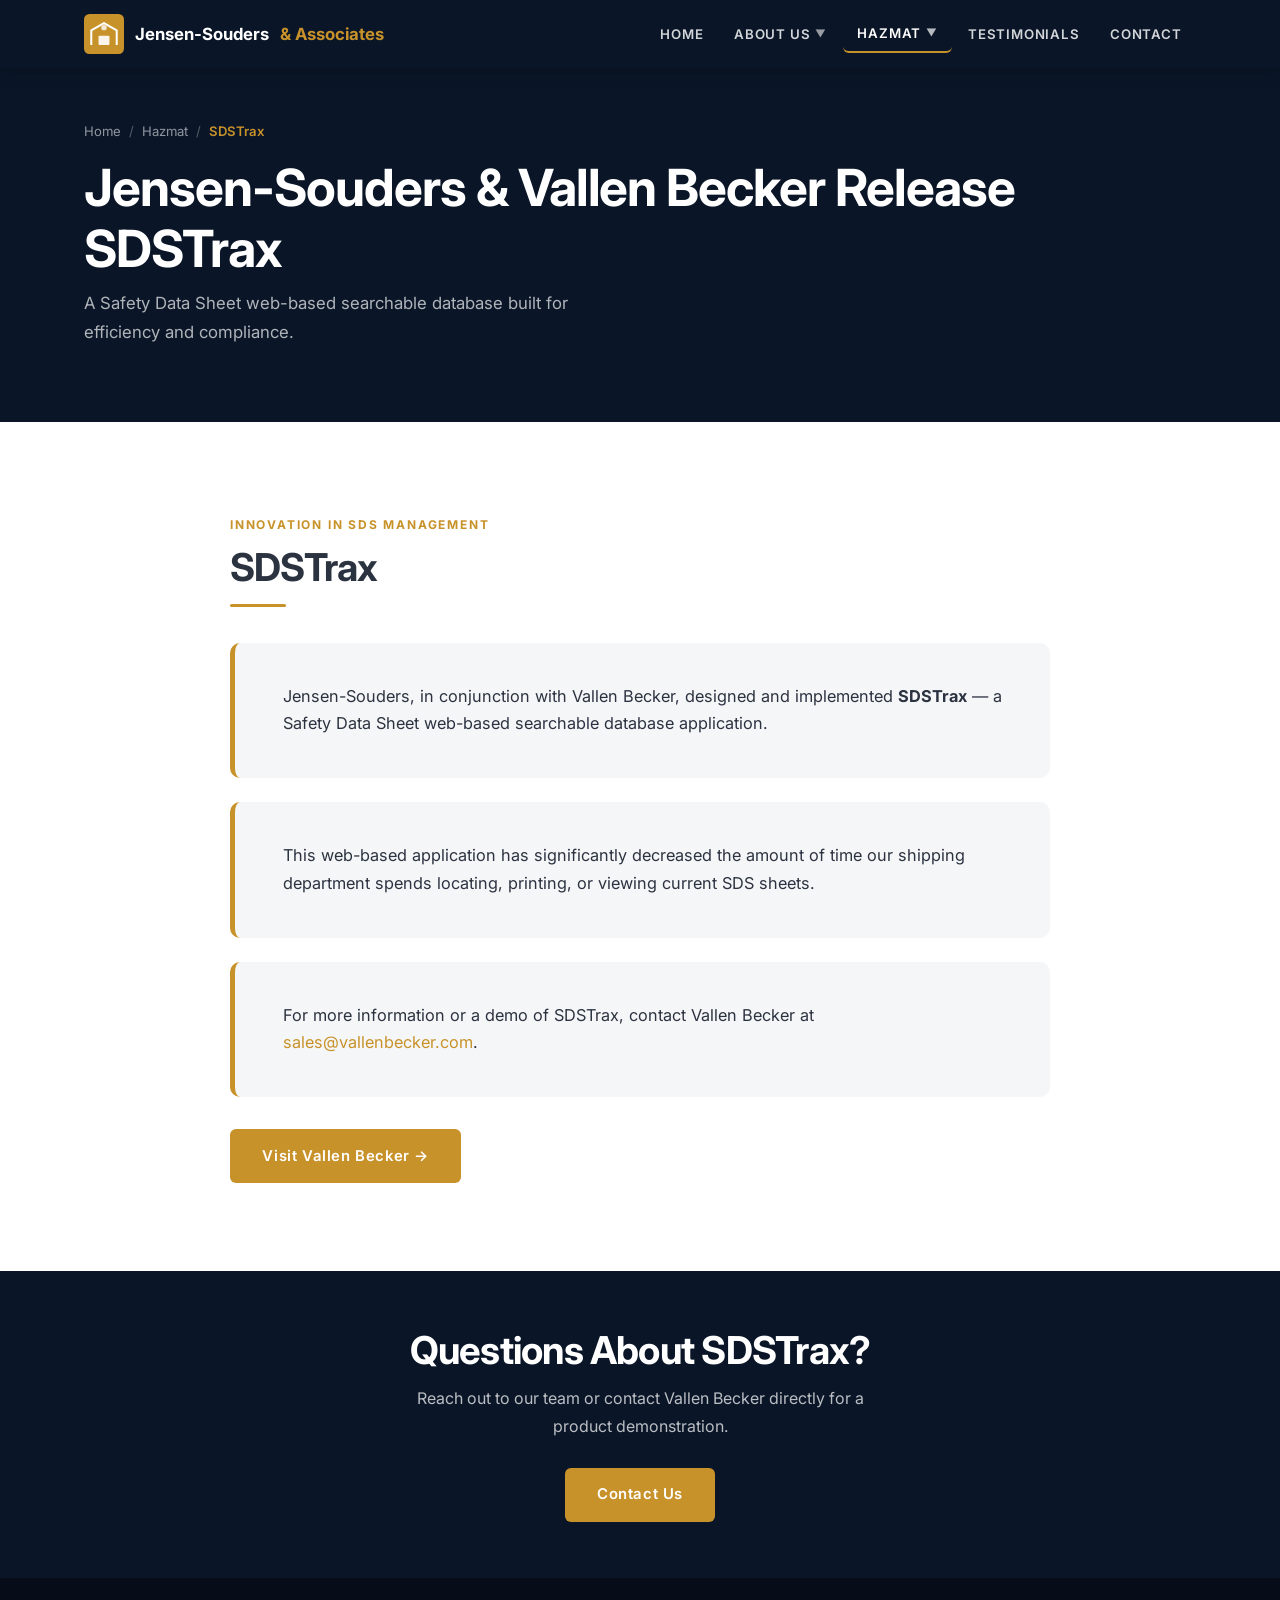
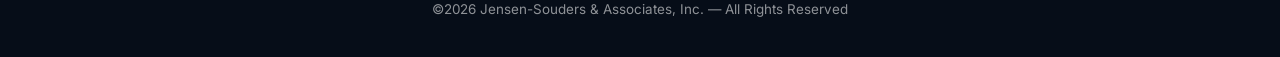
<file: sdstrax.html>
<!DOCTYPE html>
<html lang="en">
<head>
  <meta charset="UTF-8">
  <meta name="viewport" content="width=device-width, initial-scale=1.0">
  <title>SDSTrax | Jensen-Souders &amp; Associates, Inc.</title>
  <meta name="description" content="Jensen-Souders and Vallen Becker release SDSTrax — a web-based Safety Data Sheet searchable database application for fast, accurate SDS management.">
  <link rel="stylesheet" href="css/styles.css">
  <link href="https://fonts.googleapis.com/css2?family=Inter:wght@400;500;600;700;800&display=swap" rel="stylesheet">
</head>
<body>

<!-- NAVIGATION -->
<nav id="navbar">
  <div class="container nav-inner">
    <a href="index.html" class="nav-logo">
      <svg class="logo-icon" viewBox="0 0 44 44" fill="none">
        <rect width="44" height="44" rx="6" fill="#c8922a"/>
        <path d="M8 34V18l14-8 14 8v16" stroke="#fff" stroke-width="2.2" stroke-linejoin="round"/>
        <rect x="16" y="24" width="12" height="10" rx="1" fill="#fff" opacity=".9"/>
        <circle cx="22" cy="15" r="3" fill="#fff" opacity=".8"/>
      </svg>
      Jensen-Souders <span>&amp; Associates</span>
    </a>
    <button class="nav-toggle" aria-label="Toggle navigation" aria-expanded="false">
      <span></span><span></span><span></span>
    </button>
    <ul class="nav-links">
      <li><a href="index.html">Home</a></li>
      <li class="nav-has-dropdown">
        <a href="about.html" class="dropdown-trigger">About Us <span class="nav-caret">&#9660;</span></a>
        <ul class="dropdown-menu">
          <li><a href="shipping.html">Shipping</a></li>
          <li><a href="nacd-compliance.html">ACD Compliance</a></li>
          <li><a href="warehouse.html">Warehouse</a></li>
        </ul>
      </li>
      <li class="nav-has-dropdown">
        <a href="hazmat-warehouse.html" class="dropdown-trigger active">Hazmat <span class="nav-caret">&#9660;</span></a>
        <ul class="dropdown-menu">
          <li><a href="sdstrax.html">SDSTrax</a></li>
        </ul>
      </li>
      <li><a href="testimonials.html">Testimonials</a></li>
      <li><a href="contact.html">Contact</a></li>
    </ul>
  </div>
</nav>

<!-- PAGE HERO -->
<div class="page-hero">
  <div class="page-hero-bg"></div>
  <div class="container">
    <div class="breadcrumb">
      <a href="index.html">Home</a><span class="sep">/</span>
      <a href="hazmat-warehouse.html">Hazmat</a><span class="sep">/</span>
      <span class="cur">SDSTrax</span>
    </div>
    <h1>Jensen-Souders &amp; Vallen Becker Release SDSTrax</h1>
    <p class="page-sub">A Safety Data Sheet web-based searchable database built for efficiency and compliance.</p>
  </div>
</div>

<!-- MAIN CONTENT -->
<section class="section-pad">
  <div class="container">
    <div style="max-width:820px;margin:0 auto">
      <div class="fade-up">
        <span class="eyebrow">Innovation in SDS Management</span>
        <h2>SDSTrax</h2>
        <div class="divider divider-left"></div>
      </div>

      <div class="sdstrax-block fade-up">
        <p>Jensen-Souders, in conjunction with Vallen Becker, designed and implemented <strong>SDSTrax</strong> &mdash; a Safety Data Sheet web-based searchable database application.</p>
      </div>
      <div class="sdstrax-block fade-up">
        <p>This web-based application has significantly decreased the amount of time our shipping department spends locating, printing, or viewing current SDS sheets.</p>
      </div>
      <div class="sdstrax-block fade-up">
        <p>For more information or a demo of SDSTrax, contact Vallen Becker at <a href="mailto:sales@vallenbecker.com">sales@vallenbecker.com</a>.</p>
      </div>

      <div style="margin-top:2rem" class="fade-up">
        <a href="http://www.vallenbecker.com/" target="_blank" rel="noopener" class="btn btn-gold">Visit Vallen Becker &rarr;</a>
      </div>
    </div>
  </div>
</section>

<!-- CTA -->
<section class="section-pad-sm bg-navy">
  <div class="container text-center">
    <h2 style="color:#fff;margin-bottom:.75rem">Questions About SDSTrax?</h2>
    <p style="color:rgba(255,255,255,.72);max-width:500px;margin:0 auto 1.75rem">Reach out to our team or contact Vallen Becker directly for a product demonstration.</p>
    <a href="contact.html" class="btn btn-gold">Contact Us</a>
  </div>
</section>

<!-- FOOTER -->
<footer>
  <div class="container">
    <p class="footer-copy">&copy;<span id="yr"></span> Jensen-Souders &amp; Associates, Inc. &mdash; All Rights Reserved</p>
  </div>
</footer>

<button id="back-to-top" aria-label="Back to top">&#8679;</button>
<script src="js/main.js"></script>
<script>document.getElementById('yr').textContent = new Date().getFullYear();</script>
</body>
</html>
</file>
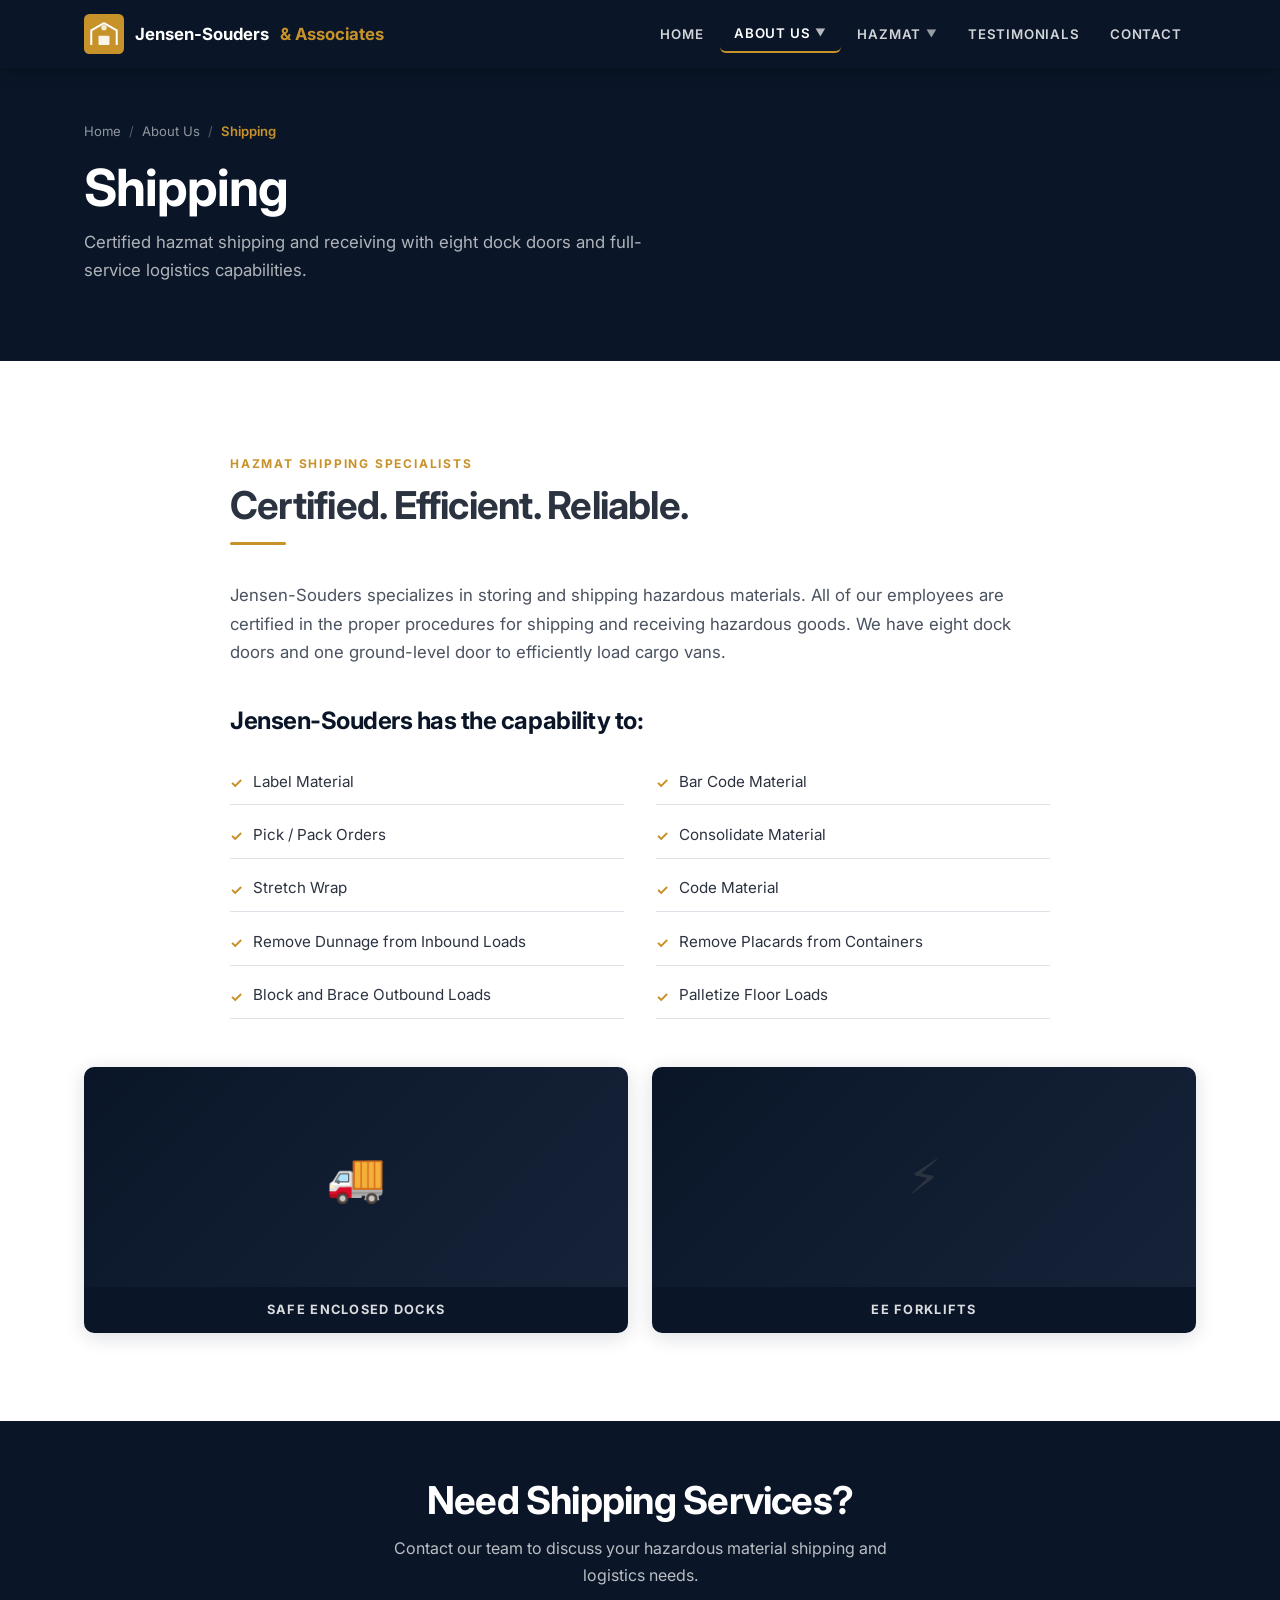
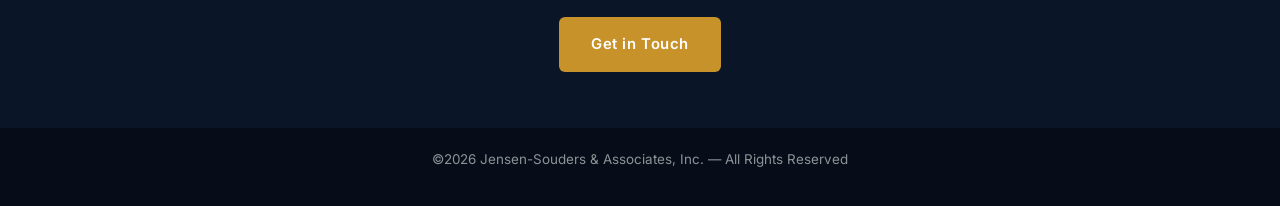
<file: shipping.html>
<!DOCTYPE html>
<html lang="en">
<head>
  <meta charset="UTF-8">
  <meta name="viewport" content="width=device-width, initial-scale=1.0">
  <title>Shipping | Jensen-Souders &amp; Associates, Inc.</title>
  <meta name="description" content="Jensen-Souders specializes in shipping and receiving hazardous materials. Certified employees, eight dock doors, labeling, pick/pack, and consolidation services.">
  <link rel="stylesheet" href="css/styles.css">
  <link href="https://fonts.googleapis.com/css2?family=Inter:wght@400;500;600;700;800&display=swap" rel="stylesheet">
</head>
<body>

<!-- NAVIGATION -->
<nav id="navbar">
  <div class="container nav-inner">
    <a href="index.html" class="nav-logo">
      <svg class="logo-icon" viewBox="0 0 44 44" fill="none">
        <rect width="44" height="44" rx="6" fill="#c8922a"/>
        <path d="M8 34V18l14-8 14 8v16" stroke="#fff" stroke-width="2.2" stroke-linejoin="round"/>
        <rect x="16" y="24" width="12" height="10" rx="1" fill="#fff" opacity=".9"/>
        <circle cx="22" cy="15" r="3" fill="#fff" opacity=".8"/>
      </svg>
      Jensen-Souders <span>&amp; Associates</span>
    </a>
    <button class="nav-toggle" aria-label="Toggle navigation" aria-expanded="false">
      <span></span><span></span><span></span>
    </button>
    <ul class="nav-links">
      <li><a href="index.html">Home</a></li>
      <li class="nav-has-dropdown">
        <a href="about.html" class="dropdown-trigger active">About Us <span class="nav-caret">&#9660;</span></a>
        <ul class="dropdown-menu">
          <li><a href="shipping.html">Shipping</a></li>
          <li><a href="nacd-compliance.html">ACD Compliance</a></li>
          <li><a href="warehouse.html">Warehouse</a></li>
        </ul>
      </li>
      <li class="nav-has-dropdown">
        <a href="hazmat-warehouse.html" class="dropdown-trigger">Hazmat <span class="nav-caret">&#9660;</span></a>
        <ul class="dropdown-menu">
          <li><a href="sdstrax.html">SDSTrax</a></li>
        </ul>
      </li>
      <li><a href="testimonials.html">Testimonials</a></li>
      <li><a href="contact.html">Contact</a></li>
    </ul>
  </div>
</nav>

<!-- PAGE HERO -->
<div class="page-hero">
  <div class="page-hero-bg"></div>
  <div class="container">
    <div class="breadcrumb">
      <a href="index.html">Home</a><span class="sep">/</span>
      <a href="about.html">About Us</a><span class="sep">/</span>
      <span class="cur">Shipping</span>
    </div>
    <h1>Shipping</h1>
    <p class="page-sub">Certified hazmat shipping and receiving with eight dock doors and full-service logistics capabilities.</p>
  </div>
</div>

<!-- INTRO -->
<section class="section-pad">
  <div class="container">
    <div style="max-width:820px;margin:0 auto">
      <div class="fade-up">
        <span class="eyebrow">Hazmat Shipping Specialists</span>
        <h2>Certified. Efficient. Reliable.</h2>
        <div class="divider divider-left"></div>
        <p style="font-size:1.05rem">Jensen-Souders specializes in storing and shipping hazardous materials. All of our employees are certified in the proper procedures for shipping and receiving hazardous goods. We have eight dock doors and one ground-level door to efficiently load cargo vans.</p>
      </div>

      <div class="fade-up" style="margin-top:2.5rem">
        <h3 style="color:var(--navy);margin-bottom:1.25rem">Jensen-Souders has the capability to:</h3>
        <ul class="checklist">
          <li>Label Material</li>
          <li>Bar Code Material</li>
          <li>Pick / Pack Orders</li>
          <li>Consolidate Material</li>
          <li>Stretch Wrap</li>
          <li>Code Material</li>
          <li>Remove Dunnage from Inbound Loads</li>
          <li>Remove Placards from Containers</li>
          <li>Block and Brace Outbound Loads</li>
          <li>Palletize Floor Loads</li>
        </ul>
      </div>
    </div>

    <!-- Image features -->
    <div class="img-feature fade-up" style="margin-top:3rem">
      <div class="img-feature-item">
        <div class="img-placeholder">&#128666;</div>
        <div class="img-caption">Safe Enclosed Docks</div>
      </div>
      <div class="img-feature-item">
        <div class="img-placeholder">&#9889;</div>
        <div class="img-caption">EE Forklifts</div>
      </div>
    </div>
  </div>
</section>

<!-- CTA -->
<section class="section-pad-sm bg-navy">
  <div class="container text-center">
    <h2 style="color:#fff;margin-bottom:.75rem">Need Shipping Services?</h2>
    <p style="color:rgba(255,255,255,.72);max-width:500px;margin:0 auto 1.75rem">Contact our team to discuss your hazardous material shipping and logistics needs.</p>
    <a href="contact.html" class="btn btn-gold">Get in Touch</a>
  </div>
</section>

<!-- FOOTER -->
<footer>
  <div class="container">
    <p class="footer-copy">&copy;<span id="yr"></span> Jensen-Souders &amp; Associates, Inc. &mdash; All Rights Reserved</p>
  </div>
</footer>

<button id="back-to-top" aria-label="Back to top">&#8679;</button>
<script src="js/main.js"></script>
<script>document.getElementById('yr').textContent = new Date().getFullYear();</script>
</body>
</html>
</file>
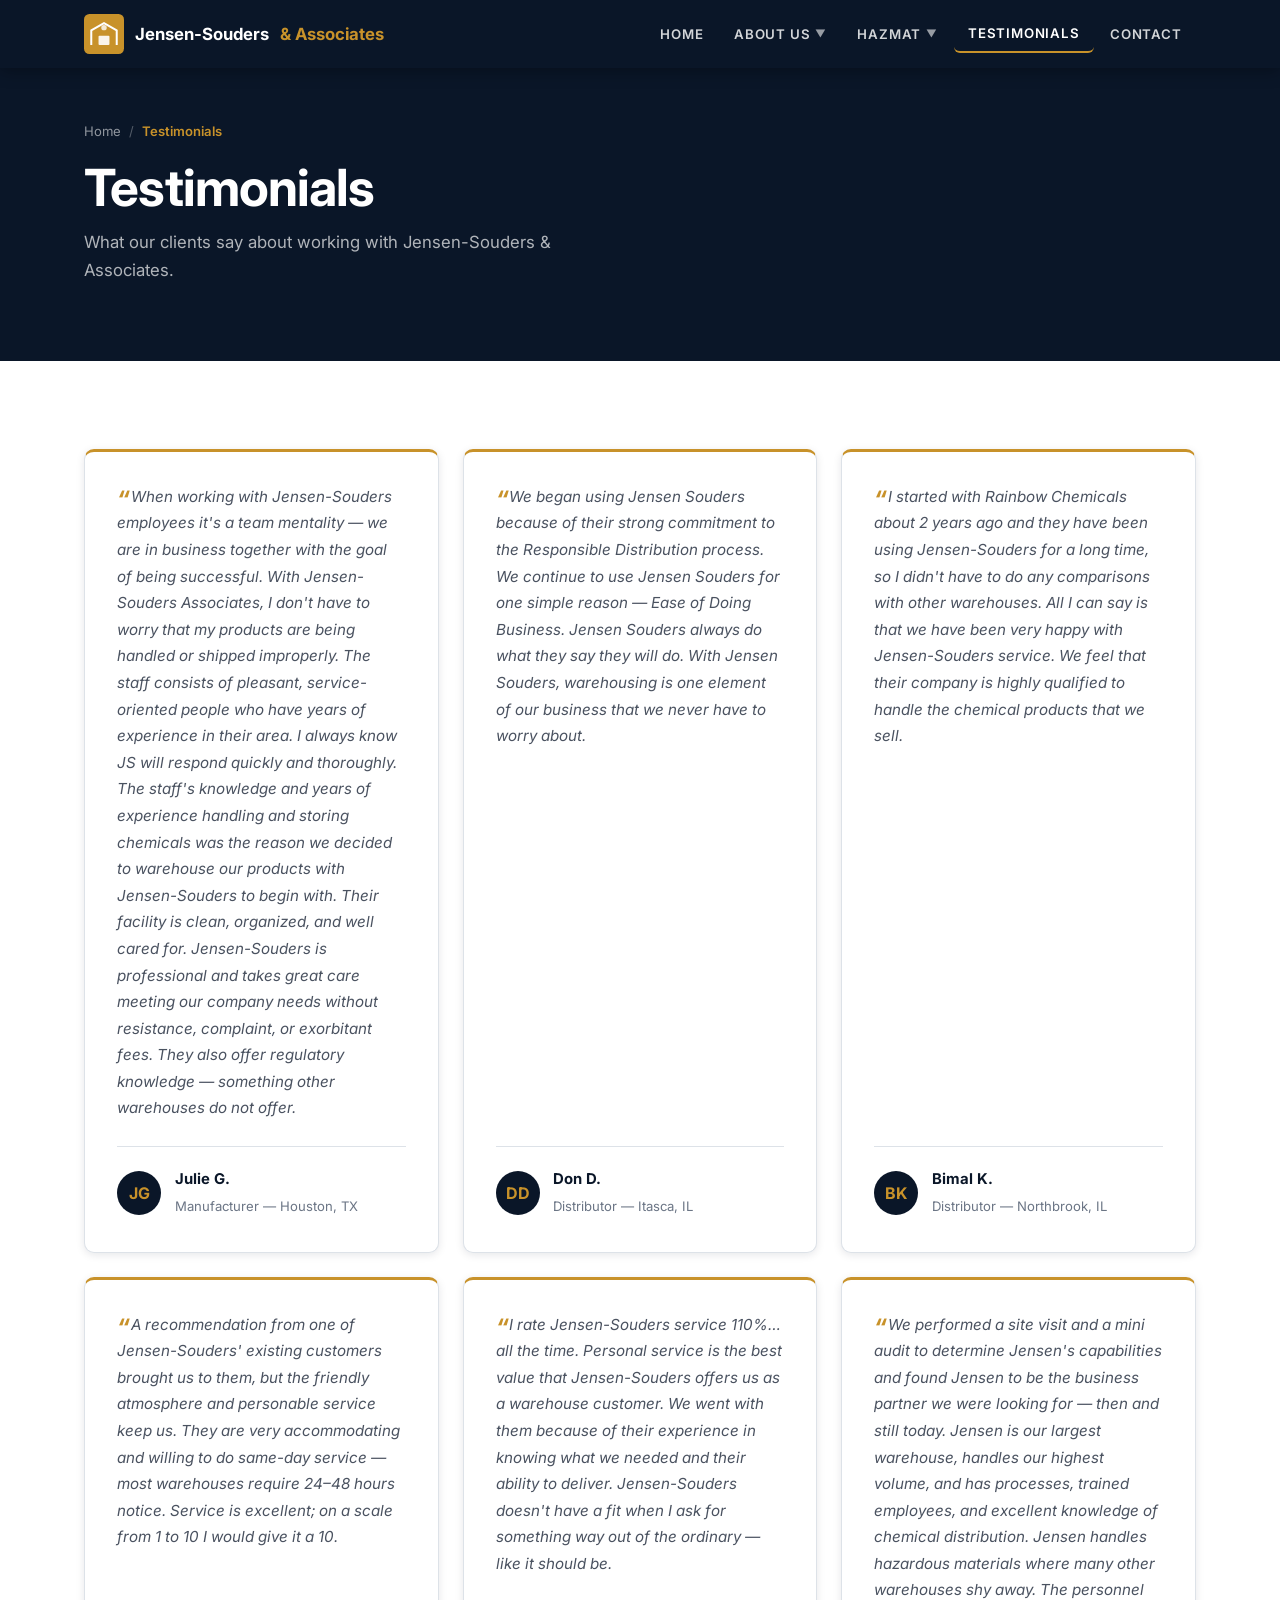
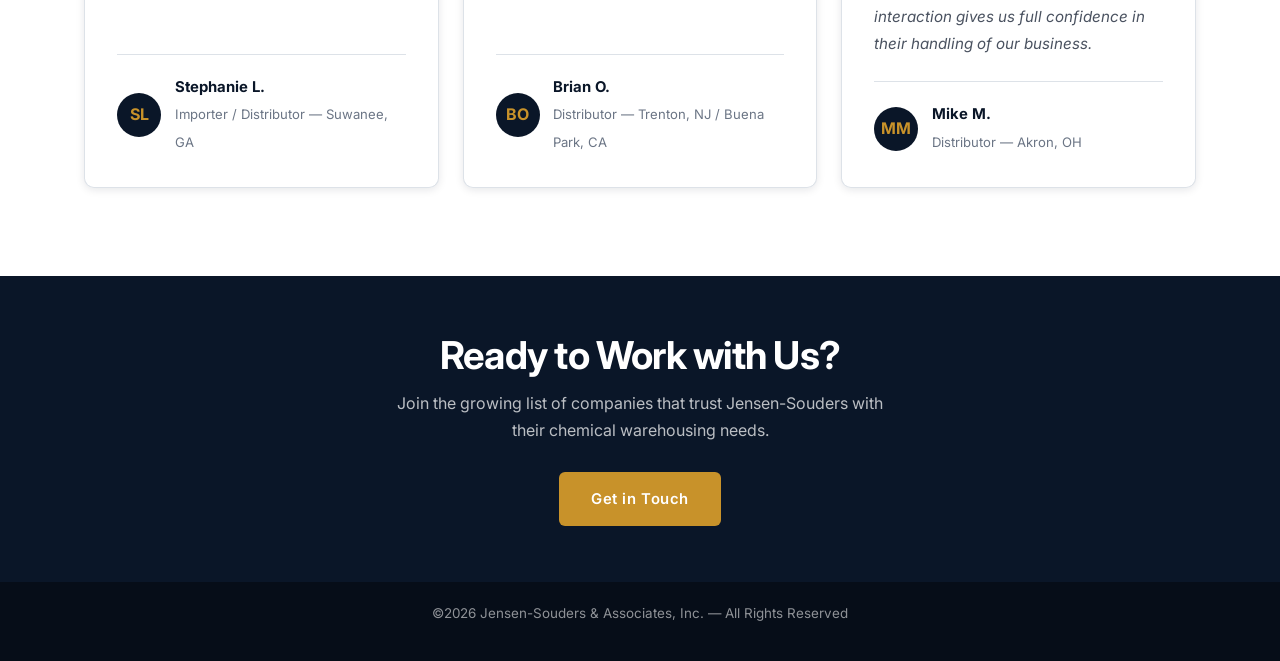
<file: testimonials.html>
<!DOCTYPE html>
<html lang="en">
<head>
  <meta charset="UTF-8">
  <meta name="viewport" content="width=device-width, initial-scale=1.0">
  <title>Testimonials | Jensen-Souders &amp; Associates, Inc.</title>
  <meta name="description" content="Read what Jensen-Souders customers say about our chemical warehousing, shipping, and logistics services.">
  <link rel="stylesheet" href="css/styles.css">
  <link href="https://fonts.googleapis.com/css2?family=Inter:wght@400;500;600;700;800&display=swap" rel="stylesheet">
</head>
<body>

<!-- NAVIGATION -->
<nav id="navbar">
  <div class="container nav-inner">
    <a href="index.html" class="nav-logo">
      <svg class="logo-icon" viewBox="0 0 44 44" fill="none">
        <rect width="44" height="44" rx="6" fill="#c8922a"/>
        <path d="M8 34V18l14-8 14 8v16" stroke="#fff" stroke-width="2.2" stroke-linejoin="round"/>
        <rect x="16" y="24" width="12" height="10" rx="1" fill="#fff" opacity=".9"/>
        <circle cx="22" cy="15" r="3" fill="#fff" opacity=".8"/>
      </svg>
      Jensen-Souders <span>&amp; Associates</span>
    </a>
    <button class="nav-toggle" aria-label="Toggle navigation" aria-expanded="false">
      <span></span><span></span><span></span>
    </button>
    <ul class="nav-links">
      <li><a href="index.html">Home</a></li>
      <li class="nav-has-dropdown">
        <a href="about.html" class="dropdown-trigger">About Us <span class="nav-caret">&#9660;</span></a>
        <ul class="dropdown-menu">
          <li><a href="shipping.html">Shipping</a></li>
          <li><a href="nacd-compliance.html">ACD Compliance</a></li>
          <li><a href="warehouse.html">Warehouse</a></li>
        </ul>
      </li>
      <li class="nav-has-dropdown">
        <a href="hazmat-warehouse.html" class="dropdown-trigger">Hazmat <span class="nav-caret">&#9660;</span></a>
        <ul class="dropdown-menu">
          <li><a href="sdstrax.html">SDSTrax</a></li>
        </ul>
      </li>
      <li><a href="testimonials.html" class="active">Testimonials</a></li>
      <li><a href="contact.html">Contact</a></li>
    </ul>
  </div>
</nav>

<!-- PAGE HERO -->
<div class="page-hero">
  <div class="page-hero-bg"></div>
  <div class="container">
    <div class="breadcrumb">
      <a href="index.html">Home</a><span class="sep">/</span>
      <span class="cur">Testimonials</span>
    </div>
    <h1>Testimonials</h1>
    <p class="page-sub">What our clients say about working with Jensen-Souders &amp; Associates.</p>
  </div>
</div>

<!-- TESTIMONIALS -->
<section class="section-pad">
  <div class="container">
    <div class="testimonial-grid">

      <div class="testimonial-card fade-up">
        <p class="t-quote">When working with Jensen-Souders employees it's a team mentality &mdash; we are in business together with the goal of being successful. With Jensen-Souders Associates, I don't have to worry that my products are being handled or shipped improperly. The staff consists of pleasant, service-oriented people who have years of experience in their area. I always know JS will respond quickly and thoroughly. The staff's knowledge and years of experience handling and storing chemicals was the reason we decided to warehouse our products with Jensen-Souders to begin with. Their facility is clean, organized, and well cared for. Jensen-Souders is professional and takes great care meeting our company needs without resistance, complaint, or exorbitant fees. They also offer regulatory knowledge &mdash; something other warehouses do not offer.</p>
        <div class="t-author">
          <div class="t-avatar">JG</div>
          <div>
            <span class="t-name">Julie G.</span>
            <span class="t-meta">Manufacturer &mdash; Houston, TX</span>
          </div>
        </div>
      </div>

      <div class="testimonial-card fade-up">
        <p class="t-quote">We began using Jensen Souders because of their strong commitment to the Responsible Distribution process. We continue to use Jensen Souders for one simple reason &mdash; Ease of Doing Business. Jensen Souders always do what they say they will do. With Jensen Souders, warehousing is one element of our business that we never have to worry about.</p>
        <div class="t-author">
          <div class="t-avatar">DD</div>
          <div>
            <span class="t-name">Don D.</span>
            <span class="t-meta">Distributor &mdash; Itasca, IL</span>
          </div>
        </div>
      </div>

      <div class="testimonial-card fade-up">
        <p class="t-quote">I started with Rainbow Chemicals about 2 years ago and they have been using Jensen-Souders for a long time, so I didn't have to do any comparisons with other warehouses. All I can say is that we have been very happy with Jensen-Souders service. We feel that their company is highly qualified to handle the chemical products that we sell.</p>
        <div class="t-author">
          <div class="t-avatar">BK</div>
          <div>
            <span class="t-name">Bimal K.</span>
            <span class="t-meta">Distributor &mdash; Northbrook, IL</span>
          </div>
        </div>
      </div>

      <div class="testimonial-card fade-up">
        <p class="t-quote">A recommendation from one of Jensen-Souders' existing customers brought us to them, but the friendly atmosphere and personable service keep us. They are very accommodating and willing to do same-day service &mdash; most warehouses require 24&ndash;48 hours notice. Service is excellent; on a scale from 1 to 10 I would give it a 10.</p>
        <div class="t-author">
          <div class="t-avatar">SL</div>
          <div>
            <span class="t-name">Stephanie L.</span>
            <span class="t-meta">Importer / Distributor &mdash; Suwanee, GA</span>
          </div>
        </div>
      </div>

      <div class="testimonial-card fade-up">
        <p class="t-quote">I rate Jensen-Souders service 110%&hellip; all the time. Personal service is the best value that Jensen-Souders offers us as a warehouse customer. We went with them because of their experience in knowing what we needed and their ability to deliver. Jensen-Souders doesn't have a fit when I ask for something way out of the ordinary &mdash; like it should be.</p>
        <div class="t-author">
          <div class="t-avatar">BO</div>
          <div>
            <span class="t-name">Brian O.</span>
            <span class="t-meta">Distributor &mdash; Trenton, NJ / Buena Park, CA</span>
          </div>
        </div>
      </div>

      <div class="testimonial-card fade-up">
        <p class="t-quote">We performed a site visit and a mini audit to determine Jensen's capabilities and found Jensen to be the business partner we were looking for &mdash; then and still today. Jensen is our largest warehouse, handles our highest volume, and has processes, trained employees, and excellent knowledge of chemical distribution. Jensen handles hazardous materials where many other warehouses shy away. The personnel interaction gives us full confidence in their handling of our business.</p>
        <div class="t-author">
          <div class="t-avatar">MM</div>
          <div>
            <span class="t-name">Mike M.</span>
            <span class="t-meta">Distributor &mdash; Akron, OH</span>
          </div>
        </div>
      </div>

    </div>
  </div>
</section>

<!-- CTA -->
<section class="section-pad-sm bg-navy">
  <div class="container text-center">
    <h2 style="color:#fff;margin-bottom:.75rem">Ready to Work with Us?</h2>
    <p style="color:rgba(255,255,255,.72);max-width:500px;margin:0 auto 1.75rem">Join the growing list of companies that trust Jensen-Souders with their chemical warehousing needs.</p>
    <a href="contact.html" class="btn btn-gold">Get in Touch</a>
  </div>
</section>

<!-- FOOTER -->
<footer>
  <div class="container">
    <p class="footer-copy">&copy;<span id="yr"></span> Jensen-Souders &amp; Associates, Inc. &mdash; All Rights Reserved</p>
  </div>
</footer>

<button id="back-to-top" aria-label="Back to top">&#8679;</button>
<script src="js/main.js"></script>
<script>document.getElementById('yr').textContent = new Date().getFullYear();</script>
</body>
</html>
</file>
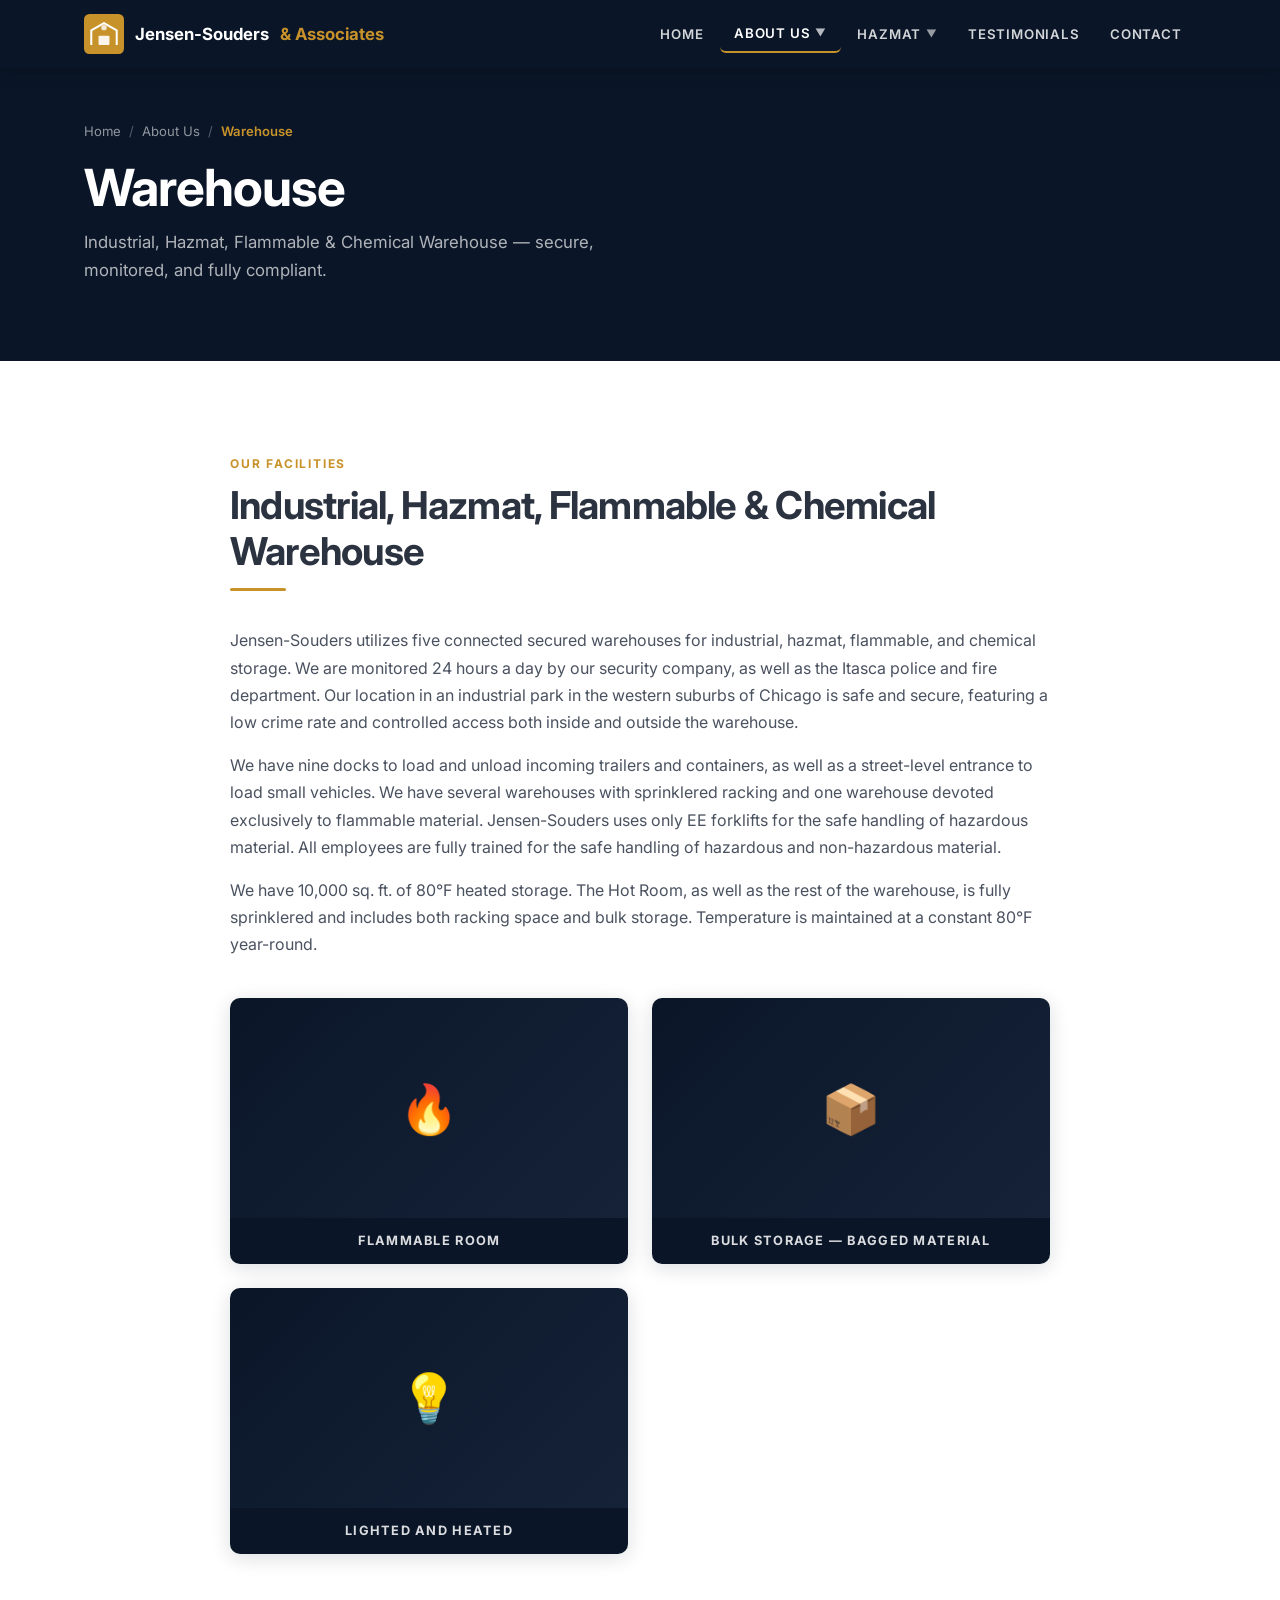
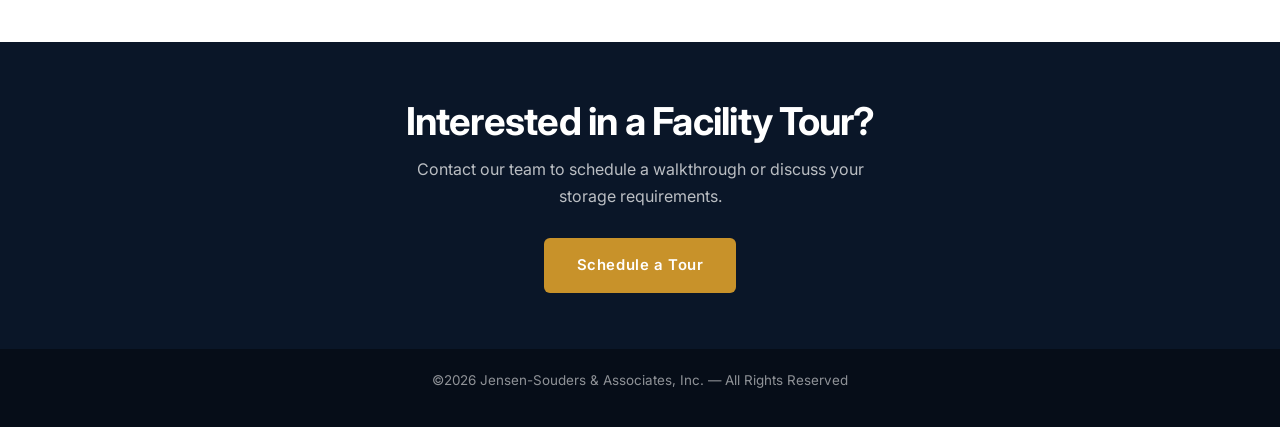
<file: warehouse.html>
<!DOCTYPE html>
<html lang="en">
<head>
  <meta charset="UTF-8">
  <meta name="viewport" content="width=device-width, initial-scale=1.0">
  <title>Warehouse | Jensen-Souders &amp; Associates, Inc.</title>
  <meta name="description" content="Jensen-Souders operates 240,000 sq. ft. of industrial, hazmat, flammable, and chemical warehouse space in Itasca and Belvidere, IL. 24-hour monitored security.">
  <link rel="stylesheet" href="css/styles.css">
  <link href="https://fonts.googleapis.com/css2?family=Inter:wght@400;500;600;700;800&display=swap" rel="stylesheet">
</head>
<body>

<!-- NAVIGATION -->
<nav id="navbar">
  <div class="container nav-inner">
    <a href="index.html" class="nav-logo">
      <svg class="logo-icon" viewBox="0 0 44 44" fill="none">
        <rect width="44" height="44" rx="6" fill="#c8922a"/>
        <path d="M8 34V18l14-8 14 8v16" stroke="#fff" stroke-width="2.2" stroke-linejoin="round"/>
        <rect x="16" y="24" width="12" height="10" rx="1" fill="#fff" opacity=".9"/>
        <circle cx="22" cy="15" r="3" fill="#fff" opacity=".8"/>
      </svg>
      Jensen-Souders <span>&amp; Associates</span>
    </a>
    <button class="nav-toggle" aria-label="Toggle navigation" aria-expanded="false">
      <span></span><span></span><span></span>
    </button>
    <ul class="nav-links">
      <li><a href="index.html">Home</a></li>
      <li class="nav-has-dropdown">
        <a href="about.html" class="dropdown-trigger active">About Us <span class="nav-caret">&#9660;</span></a>
        <ul class="dropdown-menu">
          <li><a href="shipping.html">Shipping</a></li>
          <li><a href="nacd-compliance.html">ACD Compliance</a></li>
          <li><a href="warehouse.html">Warehouse</a></li>
        </ul>
      </li>
      <li class="nav-has-dropdown">
        <a href="hazmat-warehouse.html" class="dropdown-trigger">Hazmat <span class="nav-caret">&#9660;</span></a>
        <ul class="dropdown-menu">
          <li><a href="sdstrax.html">SDSTrax</a></li>
        </ul>
      </li>
      <li><a href="testimonials.html">Testimonials</a></li>
      <li><a href="contact.html">Contact</a></li>
    </ul>
  </div>
</nav>

<!-- PAGE HERO -->
<div class="page-hero">
  <div class="page-hero-bg"></div>
  <div class="container">
    <div class="breadcrumb">
      <a href="index.html">Home</a><span class="sep">/</span>
      <a href="about.html">About Us</a><span class="sep">/</span>
      <span class="cur">Warehouse</span>
    </div>
    <h1>Warehouse</h1>
    <p class="page-sub">Industrial, Hazmat, Flammable &amp; Chemical Warehouse &mdash; secure, monitored, and fully compliant.</p>
  </div>
</div>

<!-- MAIN CONTENT -->
<section class="section-pad">
  <div class="container">
    <div style="max-width:820px;margin:0 auto">
      <div class="fade-up">
        <span class="eyebrow">Our Facilities</span>
        <h2>Industrial, Hazmat, Flammable &amp; Chemical Warehouse</h2>
        <div class="divider divider-left"></div>
        <p>Jensen-Souders utilizes five connected secured warehouses for industrial, hazmat, flammable, and chemical storage. We are monitored 24 hours a day by our security company, as well as the Itasca police and fire department. Our location in an industrial park in the western suburbs of Chicago is safe and secure, featuring a low crime rate and controlled access both inside and outside the warehouse.</p>
        <p>We have nine docks to load and unload incoming trailers and containers, as well as a street-level entrance to load small vehicles. We have several warehouses with sprinklered racking and one warehouse devoted exclusively to flammable material. Jensen-Souders uses only EE forklifts for the safe handling of hazardous material. All employees are fully trained for the safe handling of hazardous and non-hazardous material.</p>
        <p>We have 10,000 sq. ft. of 80&deg;F heated storage. The Hot Room, as well as the rest of the warehouse, is fully sprinklered and includes both racking space and bulk storage. Temperature is maintained at a constant 80&deg;F year-round.</p>
      </div>

      <div class="img-feature fade-up">
        <div class="img-feature-item">
          <div class="img-placeholder">&#128293;</div>
          <div class="img-caption">Flammable Room</div>
        </div>
        <div class="img-feature-item">
          <div class="img-placeholder">&#128230;</div>
          <div class="img-caption">Bulk Storage &mdash; Bagged Material</div>
        </div>
        <div class="img-feature-item">
          <div class="img-placeholder">&#128161;</div>
          <div class="img-caption">Lighted and Heated</div>
        </div>
      </div>
    </div>
  </div>
</section>

<!-- CTA -->
<section class="section-pad-sm bg-navy">
  <div class="container text-center">
    <h2 style="color:#fff;margin-bottom:.75rem">Interested in a Facility Tour?</h2>
    <p style="color:rgba(255,255,255,.72);max-width:500px;margin:0 auto 1.75rem">Contact our team to schedule a walkthrough or discuss your storage requirements.</p>
    <a href="contact.html" class="btn btn-gold">Schedule a Tour</a>
  </div>
</section>

<!-- FOOTER -->
<footer>
  <div class="container">
    <p class="footer-copy">&copy;<span id="yr"></span> Jensen-Souders &amp; Associates, Inc. &mdash; All Rights Reserved</p>
  </div>
</footer>

<button id="back-to-top" aria-label="Back to top">&#8679;</button>
<script src="js/main.js"></script>
<script>document.getElementById('yr').textContent = new Date().getFullYear();</script>
</body>
</html>
</file>
<file: css/styles.css>
/* ================================================================
   Jensen-Souders & Associates — Master Stylesheet
   Palette: Navy #0a1628 | Gold #c8922a | White #fff | Light #f5f6f8
   ================================================================ */

:root {
  --navy:        #0a1628;
  --navy-mid:    #162238;
  --gold:        #c8922a;
  --gold-dark:   #a97520;
  --gold-light:  #e0b060;
  --white:       #ffffff;
  --light:       #f5f6f8;
  --border:      #dde2e8;
  --text:        #2c3340;
  --text-muted:  #6b7585;
  --shadow-sm:   0 2px 8px rgba(10,22,40,.10);
  --shadow:      0 4px 20px rgba(10,22,40,.14);
  --shadow-lg:   0 12px 40px rgba(10,22,40,.20);
  --radius:      6px;
  --radius-lg:   10px;
  --tr:          .22s ease;
}

/* ── Reset ── */
*, *::before, *::after { box-sizing: border-box; margin: 0; padding: 0; }
html { scroll-behavior: smooth; font-size: 16px; }
body {
  font-family: 'Inter', 'Segoe UI', system-ui, -apple-system, sans-serif;
  color: var(--text); background: var(--white); line-height: 1.7;
}
img { max-width: 100%; display: block; }
a { color: var(--gold); text-decoration: none; transition: color var(--tr); }
a:hover { color: var(--gold-dark); }
ul { list-style: none; }

/* ── Typography ── */
h1,h2,h3,h4,h5 { line-height: 1.2; font-weight: 700; letter-spacing: -.02em; }
h1 { font-size: clamp(2rem, 5vw, 3.2rem); }
h2 { font-size: clamp(1.6rem, 3.5vw, 2.4rem); }
h3 { font-size: clamp(1.15rem, 2.5vw, 1.5rem); }
h4 { font-size: 1.1rem; }
p  { color: #4a5260; margin-bottom: 1rem; }

/* ── Layout ── */
.container { max-width: 1160px; margin: 0 auto; padding: 0 1.5rem; }
.section-pad    { padding: 88px 0; }
.section-pad-sm { padding: 56px 0; }
.text-center { text-align: center; }
.bg-light  { background: var(--light); }
.bg-navy   { background: var(--navy); color: var(--white); }
.bg-navy p { color: rgba(255,255,255,.75); }

/* ── Divider ── */
.divider       { width: 56px; height: 3px; background: var(--gold); border-radius: 2px; margin: 14px auto 36px; }
.divider-left  { margin-left: 0; }

/* ── Buttons ── */
.btn {
  display: inline-block; padding: .78rem 1.9rem;
  border-radius: var(--radius); font-weight: 600; font-size: .93rem;
  letter-spacing: .04em; cursor: pointer; border: 2px solid transparent;
  transition: all var(--tr);
}
.btn-gold  { background: var(--gold); color: #fff; }
.btn-gold:hover  { background: var(--gold-dark); color: #fff; transform: translateY(-2px); box-shadow: 0 6px 20px rgba(200,146,42,.35); }
.btn-outline-gold { background: transparent; border-color: var(--gold); color: var(--gold); }
.btn-outline-gold:hover { background: var(--gold); color: #fff; transform: translateY(-2px); }
.btn-outline-white { background: transparent; border-color: rgba(255,255,255,.8); color: #fff; }
.btn-outline-white:hover { background: #fff; color: var(--navy); transform: translateY(-2px); }
.btn-navy { background: var(--navy); color: #fff; }
.btn-navy:hover { background: var(--navy-mid); color: #fff; }

/* ── Section Headers ── */
.section-header { margin-bottom: 52px; }
.section-header.centered { text-align: center; }
.eyebrow {
  display: inline-block; color: var(--gold);
  font-size: .75rem; font-weight: 700; letter-spacing: .15em;
  text-transform: uppercase; margin-bottom: .5rem;
}

/* ================================================================
   NAVIGATION
   ================================================================ */
#navbar {
  position: fixed; top: 0; left: 0; right: 0; z-index: 1000;
  background: var(--navy);
  box-shadow: 0 2px 16px rgba(0,0,0,.35);
}
.nav-inner {
  display: flex; align-items: center; justify-content: space-between;
  height: 68px;
}
.nav-logo {
  display: flex; align-items: center; gap: .7rem;
  color: #fff; font-weight: 700; font-size: 1.05rem; line-height: 1.2;
  flex-shrink: 0;
}
.nav-logo span { color: var(--gold); }
.logo-icon { width: 40px; height: 40px; flex-shrink: 0; }

.nav-links {
  display: flex; align-items: center; gap: .1rem;
}
.nav-links > li { position: relative; }

.nav-links > li > a {
  display: flex; align-items: center; gap: .3rem;
  color: rgba(255,255,255,.82); padding: .45rem .9rem;
  font-size: .83rem; font-weight: 600; letter-spacing: .06em;
  text-transform: uppercase; border-radius: var(--radius);
  transition: color var(--tr), background var(--tr);
  white-space: nowrap;
}
.nav-links > li > a:hover,
.nav-links > li > a.active { color: #fff; }
.nav-links > li > a.active { border-bottom: 2px solid var(--gold); }

.nav-caret { font-size: .65rem; opacity: .7; transition: transform var(--tr); }
.nav-links > li.open .nav-caret { transform: rotate(180deg); }

/* Dropdown */
.dropdown-menu {
  display: none; position: absolute; top: calc(100% + 4px); left: 0;
  background: #fff; border-radius: var(--radius-lg);
  box-shadow: 0 8px 32px rgba(10,22,40,.18), 0 0 0 1px rgba(0,0,0,.06);
  min-width: 190px; padding: .5rem 0; z-index: 999;
  animation: dropIn .18s ease;
}
@keyframes dropIn { from { opacity:0; transform:translateY(-6px); } to { opacity:1; transform:translateY(0); } }
.nav-links li.open .dropdown-menu { display: block; }
.dropdown-menu a {
  display: block; padding: .6rem 1.1rem;
  font-size: .85rem; font-weight: 500; color: var(--text);
  transition: background var(--tr), color var(--tr); white-space: nowrap;
}
.dropdown-menu a:hover { background: var(--light); color: var(--gold); }

/* Hamburger */
.nav-toggle {
  display: none; flex-direction: column; justify-content: center; gap: 5px;
  width: 36px; height: 36px; cursor: pointer; background: none; border: none;
}
.nav-toggle span {
  display: block; width: 24px; height: 2px; background: #fff;
  transition: all var(--tr); border-radius: 2px;
}
.nav-toggle.open span:nth-child(1) { transform: translateY(7px) rotate(45deg); }
.nav-toggle.open span:nth-child(2) { opacity: 0; }
.nav-toggle.open span:nth-child(3) { transform: translateY(-7px) rotate(-45deg); }

/* ================================================================
   HERO — Home
   ================================================================ */
.hero {
  position: relative; min-height: 92vh;
  display: flex; align-items: center;
  background: var(--navy); overflow: hidden; padding-top: 68px;
}
.hero-bg {
  position: absolute; inset: 0;
  background: url('https://images.unsplash.com/photo-1586528116311-ad8dd3c8310d?w=1800&q=80') center/cover no-repeat;
  opacity: .14;
}
.hero-overlay {
  position: absolute; inset: 0;
  background: linear-gradient(105deg, rgba(10,22,40,.97) 42%, rgba(10,22,40,.55));
}
.hero-content { position: relative; z-index: 1; max-width: 660px; }
.hero-eyebrow {
  display: inline-block; background: var(--gold); color: #fff;
  font-size: .72rem; font-weight: 700; letter-spacing: .15em; text-transform: uppercase;
  padding: .28rem .85rem; border-radius: 3px; margin-bottom: 1.2rem;
}
.hero h1 { color: #fff; margin-bottom: 1.25rem; }
.hero h1 em { color: var(--gold); font-style: normal; }
.hero-lead { color: rgba(255,255,255,.78); font-size: 1.12rem; margin-bottom: 2rem; max-width: 560px; }
.hero-buttons { display: flex; flex-wrap: wrap; gap: 1rem; }

/* ── Video hero overlay ── */
.hero-video { background: var(--navy); }
.hero-video-wrap {
  position: absolute; inset: 0; overflow: hidden; z-index: 0;
}
.hero-video-wrap iframe {
  /* Scale the 16:9 iframe to always cover the full viewport */
  position: absolute;
  top: 50%; left: 50%;
  width: 100vw;
  height: 56.25vw;   /* 16:9 at viewport width */
  min-height: 100%;
  min-width: 177.78vh; /* 16:9 at viewport height */
  transform: translate(-50%, -50%);
  border: 0; pointer-events: none;
}
/* Overlay sits above video, below content */
.hero-video .hero-overlay { z-index: 1; }
.hero-video .container    { z-index: 2; }

/* ================================================================
   PAGE HERO — inner pages
   ================================================================ */
.page-hero {
  background: var(--navy); padding: 120px 0 60px;
  position: relative; overflow: hidden;
}
.page-hero-bg {
  position: absolute; inset: 0;
  background: url('https://images.unsplash.com/photo-1586528116311-ad8dd3c8310d?w=1400&q=60') center/cover no-repeat;
  opacity: .08;
}
.page-hero .container { position: relative; z-index: 1; }
.page-hero h1 { color: #fff; }
.page-hero .page-sub { color: rgba(255,255,255,.68); font-size: 1.05rem; margin-top: .6rem; max-width: 560px; }
.breadcrumb { display: flex; gap: .5rem; align-items: center; margin-bottom: .9rem; font-size: .82rem; }
.breadcrumb a { color: rgba(255,255,255,.55); }
.breadcrumb a:hover { color: var(--gold); }
.breadcrumb .sep { color: rgba(255,255,255,.3); }
.breadcrumb .cur { color: var(--gold); font-weight: 600; }

/* ================================================================
   TWO-COLUMN HOME LAYOUT
   ================================================================ */
.home-split {
  display: grid; grid-template-columns: 1fr 360px; gap: 3rem;
  align-items: start;
}
.home-main h2 { color: var(--navy); margin-bottom: .75rem; }
.home-main p  { font-size: 1rem; }
.home-main .cta-link {
  display: inline-flex; align-items: center; gap: .4rem;
  color: var(--gold); font-weight: 600; font-size: .95rem;
  border-bottom: 1px solid var(--gold); padding-bottom: .1rem;
  transition: gap var(--tr), color var(--tr);
}
.home-main .cta-link:hover { gap: .7rem; color: var(--gold-dark); }

/* Sidebar card */
.sidebar-card {
  background: var(--navy); color: #fff; border-radius: var(--radius-lg);
  padding: 2rem; box-shadow: var(--shadow-lg);
  border-top: 4px solid var(--gold);
}
.sidebar-card h3 { color: #fff; font-size: 1.05rem; margin-bottom: 1.25rem; line-height: 1.4; }
.sidebar-card .company-name { color: var(--gold); font-weight: 700; font-size: 1.1rem; margin-bottom: 1.25rem; }
.sidebar-detail { display: flex; gap: .75rem; margin-bottom: .9rem; align-items: flex-start; }
.sidebar-detail .icon { color: var(--gold); font-size: 1.1rem; flex-shrink: 0; margin-top: .15rem; }
.sidebar-detail span { color: rgba(255,255,255,.8); font-size: .9rem; line-height: 1.5; }
.sidebar-card .btn { margin-top: 1.5rem; width: 100%; text-align: center; }

/* ================================================================
   FEATURE STRIP — icon bar
   ================================================================ */
.feature-strip {
  background: var(--navy-mid); padding: 2.5rem 0; border-top: 3px solid var(--gold);
}
.feature-strip-grid {
  display: grid; grid-template-columns: repeat(5, 1fr); gap: 1px;
}
.feature-item {
  padding: 1.5rem 1.25rem; text-align: center;
  border-right: 1px solid rgba(255,255,255,.08); transition: background var(--tr);
}
.feature-item:last-child { border-right: none; }
.feature-item:hover { background: rgba(255,255,255,.05); }
.feature-item a { text-decoration: none; }
.feature-icon { font-size: 2rem; margin-bottom: .6rem; }
.feature-label {
  display: block; color: rgba(255,255,255,.82); font-size: .8rem;
  font-weight: 600; line-height: 1.35; letter-spacing: .01em;
}
.feature-item:hover .feature-label { color: var(--gold-light); }

/* ================================================================
   CARDS
   ================================================================ */
.card-grid   { display: grid; gap: 1.5rem; }
.card-grid-2 { grid-template-columns: repeat(auto-fit, minmax(280px,1fr)); }
.card-grid-3 { grid-template-columns: repeat(3,1fr); }
.card-grid-4 { grid-template-columns: repeat(auto-fit, minmax(200px,1fr)); }
@media (max-width:820px) { .card-grid-3 { grid-template-columns: repeat(2,1fr); } }
@media (max-width:540px) { .card-grid-3 { grid-template-columns: 1fr; } }

.card {
  background: #fff; border-radius: var(--radius-lg);
  box-shadow: var(--shadow-sm); border: 1px solid var(--border);
  transition: transform var(--tr), box-shadow var(--tr); overflow: hidden;
}
.card:hover { transform: translateY(-4px); box-shadow: var(--shadow-lg); }
.card-body { padding: 1.85rem; }
.card-icon { font-size: 2.2rem; margin-bottom: .9rem; }
.card h3 { color: var(--navy); margin-bottom: .45rem; }
.card p  { font-size: .94rem; margin-bottom: 0; }
.card-accent { border-top: 3px solid var(--gold); }

/* ================================================================
   INFO CARDS (Hazmat page)
   ================================================================ */
.info-card {
  background: #fff; border-radius: var(--radius-lg); box-shadow: var(--shadow-sm);
  border: 1px solid var(--border); border-left: 4px solid var(--gold);
  padding: 1.75rem 2rem; margin-bottom: 1.25rem;
  transition: transform var(--tr), box-shadow var(--tr);
}
.info-card:hover { transform: translateX(4px); box-shadow: var(--shadow); }
.info-card p { margin: 0; font-size: 1rem; }

/* ================================================================
   CHECKLIST
   ================================================================ */
.checklist { display: grid; grid-template-columns: 1fr 1fr; gap: .5rem 2rem; margin: 1.5rem 0; }
@media (max-width:600px) { .checklist { grid-template-columns: 1fr; } }
.checklist li {
  display: flex; align-items: flex-start; gap: .65rem;
  padding: .55rem 0; border-bottom: 1px solid var(--border);
  font-size: .95rem; color: var(--text);
}
.checklist li::before {
  content: '✓'; color: var(--gold); font-weight: 700; font-size: .9rem;
  flex-shrink: 0; margin-top: .15rem;
}

/* ================================================================
   COMPLIANCE LIST
   ================================================================ */
.compliance-list { margin: 1.5rem 0; }
.compliance-list li {
  display: flex; align-items: center; gap: 1rem;
  padding: 1rem 1.25rem; margin-bottom: .6rem;
  background: #fff; border-radius: var(--radius);
  border: 1px solid var(--border); box-shadow: var(--shadow-sm);
  font-weight: 500; color: var(--navy); font-size: .97rem;
  transition: transform var(--tr), box-shadow var(--tr);
}
.compliance-list li:hover { transform: translateX(4px); box-shadow: var(--shadow); }
.compliance-list li .cl-icon {
  width: 38px; height: 38px; flex-shrink: 0;
  background: var(--navy); color: var(--gold);
  border-radius: 50%; display: flex; align-items: center; justify-content: center;
  font-size: 1.1rem;
}

/* ================================================================
   CALLOUT BANNER
   ================================================================ */
.callout-banner {
  background: linear-gradient(135deg, var(--navy) 0%, var(--navy-mid) 100%);
  border-left: 6px solid var(--gold); border-radius: var(--radius-lg);
  padding: 2rem 2.5rem; margin: 2rem 0;
}
.callout-banner p { color: rgba(255,255,255,.9); font-size: 1.05rem; font-weight: 600; margin: 0; }

/* ================================================================
   TIMELINE
   ================================================================ */
.timeline { position: relative; padding-left: 2.25rem; }
.timeline::before {
  content: ''; position: absolute; left: 0; top: 8px; bottom: 0;
  width: 2px; background: linear-gradient(to bottom, var(--gold), rgba(200,146,42,.15));
  border-radius: 2px;
}
.timeline-item { position: relative; padding-bottom: 2.5rem; }
.timeline-item:last-child { padding-bottom: 0; }
.timeline-dot {
  position: absolute; left: -2.625rem; top: .3rem;
  width: 13px; height: 13px; border-radius: 50%;
  background: var(--gold); border: 3px solid var(--white);
  box-shadow: 0 0 0 2px var(--gold);
}
.timeline-year {
  display: inline-block; background: var(--gold); color: #fff;
  font-size: .72rem; font-weight: 700; letter-spacing: .1em;
  padding: .18rem .6rem; border-radius: 3px; margin-bottom: .4rem;
}
.timeline-item p { margin: 0; font-size: .93rem; color: #4a5260; }

.timeline-note {
  background: var(--light); border-radius: var(--radius);
  border-left: 4px solid var(--gold);
  padding: 1.25rem 1.5rem; margin-top: 2rem;
  font-size: .95rem; font-style: italic; color: var(--text-muted);
}

/* ================================================================
   MISSION / QUOTE BLOCK
   ================================================================ */
.mission-block {
  background: var(--navy); border-radius: var(--radius-lg);
  padding: 3rem 3.5rem; position: relative; overflow: hidden;
}
.mission-block::before {
  content: '\201C'; position: absolute; top: -1.5rem; left: 2rem;
  font-size: 10rem; color: var(--gold); opacity: .12;
  font-family: Georgia, serif; line-height: 1;
}
.mission-block blockquote {
  font-size: 1.25rem; font-style: italic; color: rgba(255,255,255,.9);
  line-height: 1.75; margin: 0 0 1.5rem; position: relative; z-index: 1;
}
.mission-attr { color: var(--gold); font-weight: 700; font-size: .95rem; }

/* ================================================================
   TEAM CARDS
   ================================================================ */
.team-wrapper { margin-bottom: 3rem; display: flex; justify-content: center; }
.team-grid {
  display: grid; gap: 1.5rem;
  grid-template-columns: repeat(3,1fr);
}
@media (max-width:760px) { .team-grid { grid-template-columns: repeat(2,1fr); } }
@media (max-width:480px) { .team-grid { grid-template-columns: 1fr; } }

.team-card {
  background: #fff; border-radius: var(--radius-lg); overflow: hidden;
  box-shadow: var(--shadow-sm); border: 1px solid var(--border);
  transition: transform var(--tr), box-shadow var(--tr); text-align: center;
}
.team-card:hover { transform: translateY(-5px); box-shadow: var(--shadow-lg); }
.team-avatar {
  background: linear-gradient(135deg, var(--navy), var(--navy-mid));
  border-bottom: 3px solid var(--gold); height: 280px;
  display: flex; align-items: center; justify-content: center; overflow: hidden;
}
.team-avatar img {
  width: 100%; height: 100%; object-fit: cover; object-position: center 15%; display: block;
}
.team-initials { color: var(--gold); font-size: 2.5rem; font-weight: 800; }
.team-info { padding: 1.35rem 1rem 1.5rem; }
.team-info h3 { color: var(--navy); font-size: 1rem; margin-bottom: .3rem; }
.team-info .role { color: var(--gold); font-size: .78rem; font-weight: 700; text-transform: uppercase; letter-spacing: .08em; margin-bottom: .5rem; }
.team-info .email { font-size: .82rem; color: var(--text-muted); }
.team-info .email a { color: var(--gold); }
.team-info .email a:hover { color: var(--gold-dark); }

/* Featured president card */
.team-card-featured {
  max-width: 360px; border-top: 4px solid var(--gold);
}
.team-card-featured .team-avatar { height: 420px; }
.team-card-featured .team-info { padding: 1.75rem 1.5rem; }
.team-card-featured .team-info h3 { font-size: 1.4rem; }
.team-card-featured .team-info .role { font-size: .9rem; }

/* ================================================================
   TESTIMONIALS
   ================================================================ */
.testimonial-grid {
  display: grid; gap: 1.5rem;
  grid-template-columns: repeat(auto-fit, minmax(320px,1fr));
}
.testimonial-card {
  background: #fff; border-radius: var(--radius-lg); box-shadow: var(--shadow-sm);
  border: 1px solid var(--border); border-top: 3px solid var(--gold);
  padding: 2rem; display: flex; flex-direction: column;
  transition: transform var(--tr), box-shadow var(--tr);
}
.testimonial-card:hover { transform: translateY(-4px); box-shadow: var(--shadow-lg); }
.t-quote { font-style: italic; color: #4a5260; font-size: .95rem; line-height: 1.75; flex: 1; margin-bottom: 1.5rem; }
.t-quote::before { content: '\201C'; color: var(--gold); font-size: 1.5rem; font-weight: 700; line-height: .5; vertical-align: -0.4rem; margin-right: .1rem; }
.t-author { display: flex; align-items: center; gap: .85rem; border-top: 1px solid var(--border); padding-top: 1.25rem; }
.t-avatar {
  width: 44px; height: 44px; border-radius: 50%; flex-shrink: 0;
  background: var(--navy); color: var(--gold);
  display: flex; align-items: center; justify-content: center;
  font-weight: 700; font-size: 1rem;
}
.t-name { font-weight: 700; font-size: .93rem; color: var(--navy); display: block; }
.t-meta { font-size: .82rem; color: var(--text-muted); }

/* ================================================================
   CONTACT
   ================================================================ */
.contact-grid { display: grid; grid-template-columns: 1fr 1.45fr; gap: 3rem; align-items: start; }
.contact-info-item {
  display: flex; gap: 1rem; margin-bottom: 1.5rem;
}
.ci-icon {
  width: 46px; height: 46px; flex-shrink: 0; border-radius: var(--radius);
  background: var(--navy); color: var(--gold);
  display: flex; align-items: center; justify-content: center; font-size: 1.2rem;
}
.ci-label { font-size: .82rem; font-weight: 700; text-transform: uppercase; letter-spacing: .08em; color: var(--gold); margin-bottom: .2rem; }
.ci-value { color: var(--text); font-size: .95rem; }

.form-card { background: #fff; border-radius: var(--radius-lg); box-shadow: var(--shadow); padding: 2.5rem; }
.form-card h3 { color: var(--navy); margin-bottom: 1.5rem; }
.form-row   { display: grid; grid-template-columns: 1fr 1fr; gap: 1rem; }
.form-group { margin-bottom: 1.15rem; }
.form-group label { display: block; font-size: .84rem; font-weight: 600; color: var(--navy); margin-bottom: .35rem; }
.form-group input,
.form-group select,
.form-group textarea {
  width: 100%; padding: .68rem 1rem;
  border: 1.5px solid var(--border); border-radius: var(--radius);
  font-size: .94rem; font-family: inherit; background: var(--light);
  transition: border-color var(--tr), box-shadow var(--tr), background var(--tr);
}
.form-group input:focus,
.form-group select:focus,
.form-group textarea:focus {
  outline: none; border-color: var(--gold);
  box-shadow: 0 0 0 3px rgba(200,146,42,.15); background: #fff;
}
.form-group textarea { resize: vertical; min-height: 130px; }
.form-success {
  display: none; background: #e8f5e9; border: 1px solid #a5d6a7;
  border-radius: var(--radius); padding: .9rem 1.2rem; color: #2e7d32;
  margin-top: 1rem; font-weight: 500; font-size: .9rem;
}

/* ================================================================
   IMAGE FEATURE SECTIONS
   ================================================================ */
.img-feature {
  display: grid; grid-template-columns: repeat(auto-fit, minmax(280px,1fr)); gap: 1.5rem; margin-top: 2.5rem;
}
.img-feature-item { border-radius: var(--radius-lg); overflow: hidden; box-shadow: var(--shadow); }
.img-feature-item .img-placeholder {
  height: 220px; background: linear-gradient(135deg, var(--navy), var(--navy-mid));
  display: flex; align-items: center; justify-content: center;
  font-size: 3rem;
}
.img-feature-item .img-caption {
  background: var(--navy); color: rgba(255,255,255,.85);
  font-size: .8rem; font-weight: 700; letter-spacing: .1em;
  text-transform: uppercase; text-align: center; padding: .75rem 1rem;
}

/* ================================================================
   SDSTRAX PAGE
   ================================================================ */
.sdstrax-block {
  background: var(--light); border-radius: var(--radius-lg);
  padding: 2.5rem 3rem; border-left: 5px solid var(--gold);
  margin-bottom: 1.5rem;
}
.sdstrax-block p { font-size: 1.02rem; margin: 0; color: var(--text); }

/* ================================================================
   YOUTUBE EMBED
   ================================================================ */
.video-wrapper {
  position: relative; padding-bottom: 56.25%;
  height: 0; overflow: hidden; border-radius: var(--radius-lg);
  box-shadow: var(--shadow-lg);
}
.video-wrapper iframe {
  position: absolute; top: 0; left: 0;
  width: 100%; height: 100%; border: 0;
}

/* ================================================================
   FOOTER
   ================================================================ */
footer {
  background: #060d18; padding: 1.25rem 0;
  text-align: center;
}
.footer-copy {
  color: rgba(255,255,255,.55); font-size: .84rem;
}

/* ================================================================
   SCROLL ANIMATIONS
   ================================================================ */
.fade-up { opacity: 0; transform: translateY(28px); transition: opacity .6s ease, transform .6s ease; }
.fade-up.visible { opacity: 1; transform: translateY(0); }
.fade-up:nth-child(2) { transition-delay: .08s; }
.fade-up:nth-child(3) { transition-delay: .16s; }
.fade-up:nth-child(4) { transition-delay: .24s; }
.fade-up:nth-child(5) { transition-delay: .32s; }

/* ================================================================
   BACK TO TOP
   ================================================================ */
#back-to-top {
  position: fixed; bottom: 2rem; right: 2rem; z-index: 900;
  width: 44px; height: 44px; background: var(--gold); color: #fff;
  border: none; border-radius: 50%; font-size: 1.15rem; cursor: pointer;
  box-shadow: 0 4px 16px rgba(200,146,42,.4);
  opacity: 0; pointer-events: none;
  transition: opacity var(--tr), transform var(--tr);
}
#back-to-top.visible { opacity: 1; pointer-events: auto; }
#back-to-top:hover { transform: translateY(-3px); }

/* ================================================================
   RESPONSIVE
   ================================================================ */
@media (max-width:980px) {
  .home-split { grid-template-columns: 1fr; }
  .contact-grid { grid-template-columns: 1fr; }
  .feature-strip-grid { grid-template-columns: repeat(3,1fr); }
  .feature-item:nth-child(3) { border-right: none; }
}

@media (max-width:768px) {
  .nav-links {
    display: none; flex-direction: column; position: absolute;
    top: 68px; left: 0; right: 0;
    background: var(--navy); padding: 1rem 1.5rem 1.5rem;
    gap: .15rem; box-shadow: 0 8px 20px rgba(0,0,0,.3);
  }
  .nav-links.open { display: flex; }
  .nav-toggle { display: flex; }
  .nav-links > li > a { font-size: .88rem; }
  .dropdown-menu { position: static; box-shadow: none; background: rgba(255,255,255,.06); border-radius: var(--radius); padding: .25rem 0; }
  .dropdown-menu a { color: rgba(255,255,255,.75); padding: .5rem 1.25rem; }
  .dropdown-menu a:hover { background: rgba(255,255,255,.08); color: var(--gold-light); }
  .form-row { grid-template-columns: 1fr; }
  .mission-block { padding: 2rem 1.75rem; }
  .mission-block blockquote { font-size: 1.05rem; }
}

@media (max-width:640px) {
  .section-pad { padding: 60px 0; }
  .feature-strip-grid { grid-template-columns: repeat(2,1fr); }
  .feature-item { border-right: none !important; border-bottom: 1px solid rgba(255,255,255,.08); }
  .hero-buttons { flex-direction: column; align-items: flex-start; }
  .page-hero { padding: 100px 0 50px; }
  .sdstrax-block { padding: 1.75rem; }
  .callout-banner { padding: 1.5rem; }
}
</file>
